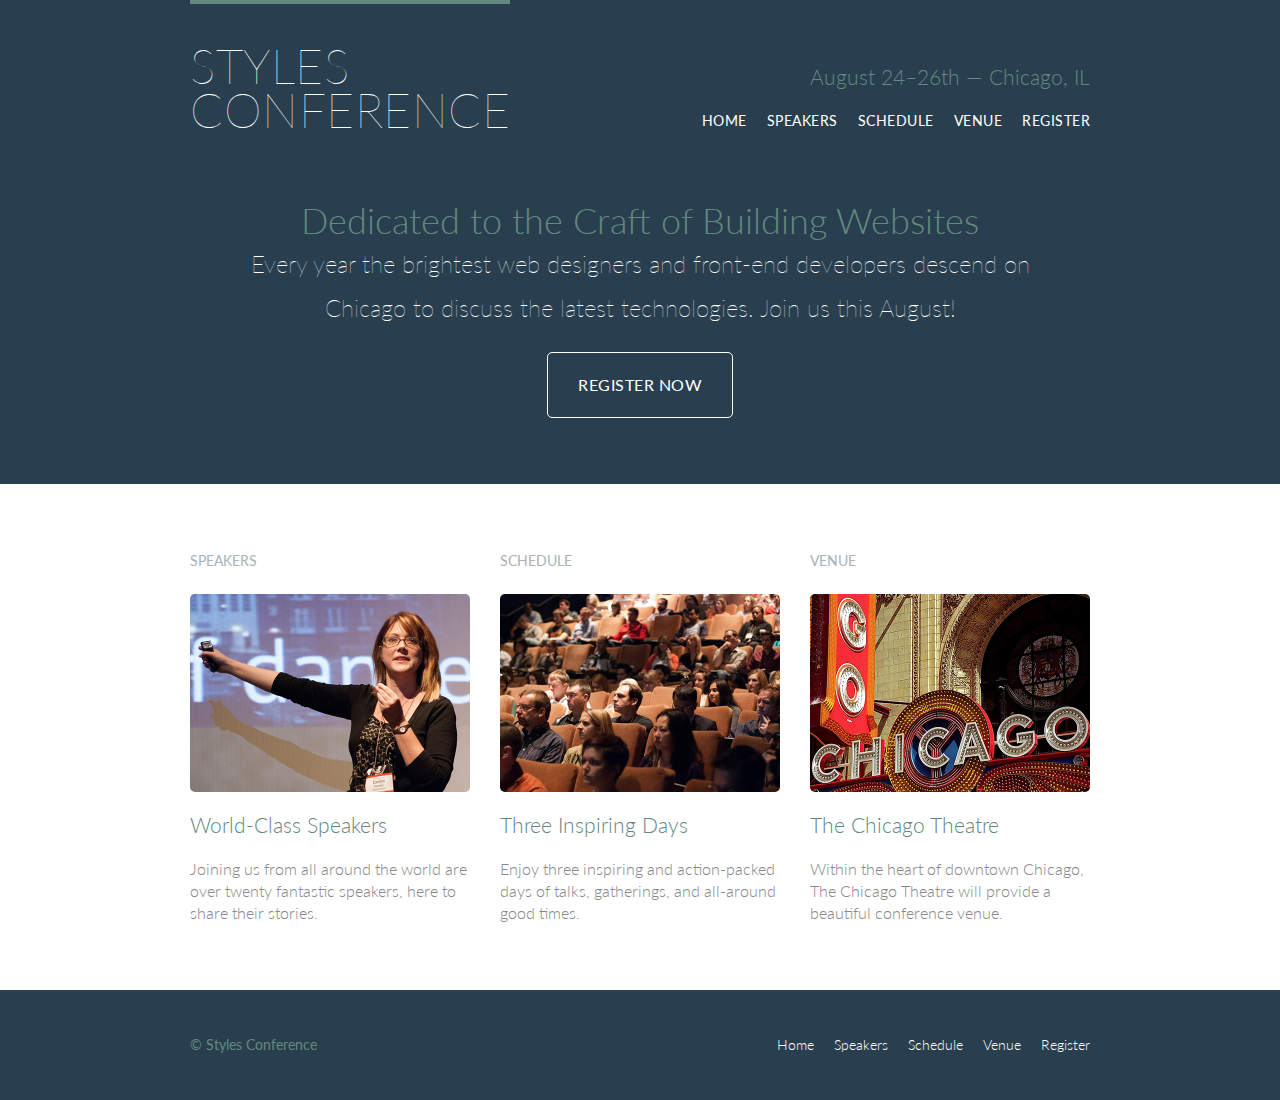
<file: building-your-first-web-page/index.html>
<!DOCTYPE html>
<html lang="en">
    <head>
        <meta charset="utf-8">
        <title>Styles Conference</title>
        <link rel="stylesheet" href="assets/stylesheets/main.css">
        
        <!-- Create link to Google Font "Lato" -->
        <link rel="stylesheet" href="http://fonts.googleapis.com/css?family=Lato:100,300,400">
    </head>
    <body>

        <header class="primary-header container group">
            
            <h1 class="logo">
                <a href="index.html">Styles <br> Conference</a>
            </h1>
            <h3 class="tagline">August 24&ndash;26th &mdash; Chicago, IL</h3>
            
            <nav class="nav primary-nav">
                <ul>
                    <li><a href="index.html">Home</a></li><!--
                    --><li><a href="speakers.html">Speakers</a></li><!--
                    --><li><a href="schedule.html">Schedule</a></li><!--
                    --><li><a href="venue.html">Venue</a></li><!--
                    --><li><a href="register.html">Register</a></li>
                </ul>
            </nav>

        </header>

        <!-- Hero -->
        <section class="hero container">
            <h2>Dedicated to the Craft of Building Websites</h2>
            <p>Every year the brightest web designers and front-end developers descend on Chicago to discuss the latest technologies. Join us this August!</p>
            <a class="btn btn-alt" href="register.html">Register Now</a>

        </section>

        <!--Teasers-->
        <section class="row">
            <div class="grid">

                <!-- Speakers -->
                
                <section class="teaser col-1-3">
                    <h5>Speakers</h5>
                    <a href="speakers.html">
                        <img src="assets/images/home/speakers.jpg" alt="Professional Speaker">
                        <h3>World-Class Speakers</h3>
                    </a>
                    <p>Joining us from all around the world are over twenty fantastic speakers, here to share their stories.</p>
                </section><!--

                    Schedule
                    
                --><section class="teaser col-1-3">
                    <h5>Schedule</h5>
                    <a href="schedule.html">
                        <img src="assets/images/home/schedule.jpg" alt="Audience">
                        <h3>Three Inspiring Days</h3>
                    </a>
                    <p>Enjoy three inspiring and action-packed days of talks, gatherings, and all-around good times.</p>
                </section><!--

                    Venue

                --><section class="teaser col-1-3">
                    <h5>Venue</h5>
                    <a href="venue.html">
                        <img src="assets/images/home/venue.jpg" alt="Chicago Theatre Sign">
                        <h3>The Chicago Theatre</h3>
                    </a>
                    <p>Within the heart of downtown Chicago, The Chicago Theatre will provide a beautiful conference venue.</p>             
                </section>
            </div>
        </section>
        
        <footer class="primary-footer container group">
            <small>&copy; Styles Conference</small>

            <nav class="nav">
                <ul>
                    <li><a href="index.html">Home</a></li><!--
                    --><li><a href="speakers.html">Speakers</a></li><!--
                    --><li><a href="schedule.html">Schedule</a></li><!--
                    --><li><a href="venue.html">Venue</a></li><!--
                    --><li><a href="register.html">Register</a></li>
                </ul>
            </nav>

        </footer>

    </body>
</html>
</file>
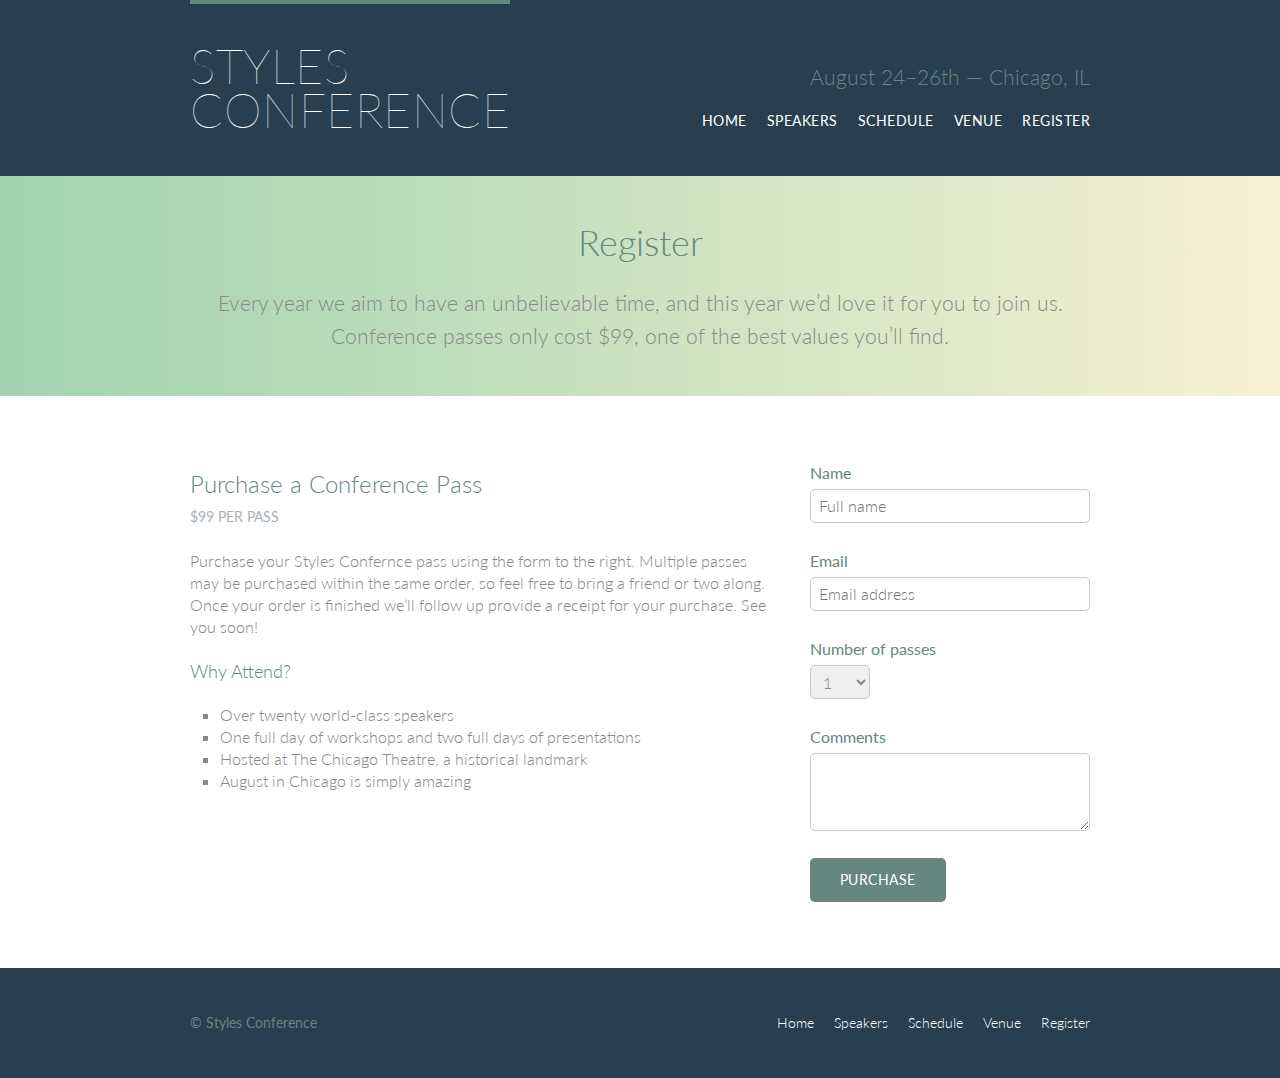
<file: building-your-first-web-page/register.html>
<!DOCTYPE html>
<html lang="en">
    <head>
        <meta charset="utf-8">
        <title>Styles Conference</title>
        <link rel="stylesheet" href="assets/stylesheets/main.css">
        <!-- Create link to Google Font "Lato" -->
        <link rel="stylesheet" href="http://fonts.googleapis.com/css?family=Lato:100,300,400">
    </head>
    <body>

        <header class="primary-header container group">

            <h1 class="logo">
                <a href="index.html">Styles <br> Conference</a>
            </h1>
    	    <h3 class="tagline">August 24&ndash;26th &mdash; Chicago, IL</h3>

            <nav class="nav primary-nav">
                <ul>
                    <li><a href="index.html">Home</a></li><!--
                    --><li><a href="speakers.html">Speakers</a></li><!--
                    --><li><a href="schedule.html">Schedule</a></li><!--
                    --><li><a href="venue.html">Venue</a></li><!--
                    --><li><a href="register.html">Register</a></li>
                </ul>
            </nav>

        </header>

        <section class="row-alt">
            <div class="lead container">

                <h1>Register</h1>

                <p>Every year we aim to have an unbelievable time, and this year 
                    we&#8217;d love it for you to join us. Conference passes only 
                    cost $99, one of the best values you&#8217;ll find.</p>

            </div>
        </section>

        <section class="row">
            <div class="grid">
                <section class="col-2-3">

                    <h2>Purchase a Conference Pass</h2>
                    <h5>$99 per Pass</h5>

                    <p>Purchase your Styles Confernce pass using the form to the right. Multiple 
                        passes may be purchased within the same order, so feel free to bring a 
                        friend or two along. Once your order is finished we&#8217;ll follow up 
                        provide a receipt for your purchase. See you soon!
                    </p>

                    <h4>Why Attend?</h4>

                    <ul class="why-attend">
                        <li>Over twenty world-class speakers</li>
                        <li>One full day of workshops and two full days of presentations</li>
                        <li>Hosted at The Chicago Theatre, a historical landmark</li>
                        <li>August in Chicago is simply amazing</li>
                    </ul>

                </section><!--
                --><form class="col-1-3" action="#" method="POST">

                    <fieldset class="register-group">

                        <label>
                            Name
                            <input type="text" name="name" placeholder="Full name" required>
                        </label>

                        <label>
                            Email
                            <input type="email" name="email" placeholder="Email address" required>
                        </label>

                        <label>
                            Number of passes
                            <select name="quantity" required>
                                <option value="1" selected>1</option>
                                <option value="2">2</option>
                                <option value="3">3</option>
                                <option value="4">4</option>
                                <option value="5">5</option>
                            </select>
                        </label>

                        <label>
                            Comments
                            <textarea name="comments"></textarea>
                        </label>

                    </fieldset>

                    <input class="btn btn-default" type="submit" name="submit" value="Purchase">

                </form>
            </div>
        </section>

        

        <footer class="primary-footer container group">
            <small>&copy; Styles Conference</small>

            <nav class="nav">
                <ul>
                    <li><a href="index.html">Home</a></li><!--
                    --><li><a href="speakers.html">Speakers</a></li><!--
                    --><li><a href="schedule.html">Schedule</a></li><!--
                    --><li><a href="venue.html">Venue</a></li><!--
                    --><li><a href="register.html">Register</a></li>
                </ul>
            </nav>

        </footer>

    </body>
</html>
</file>
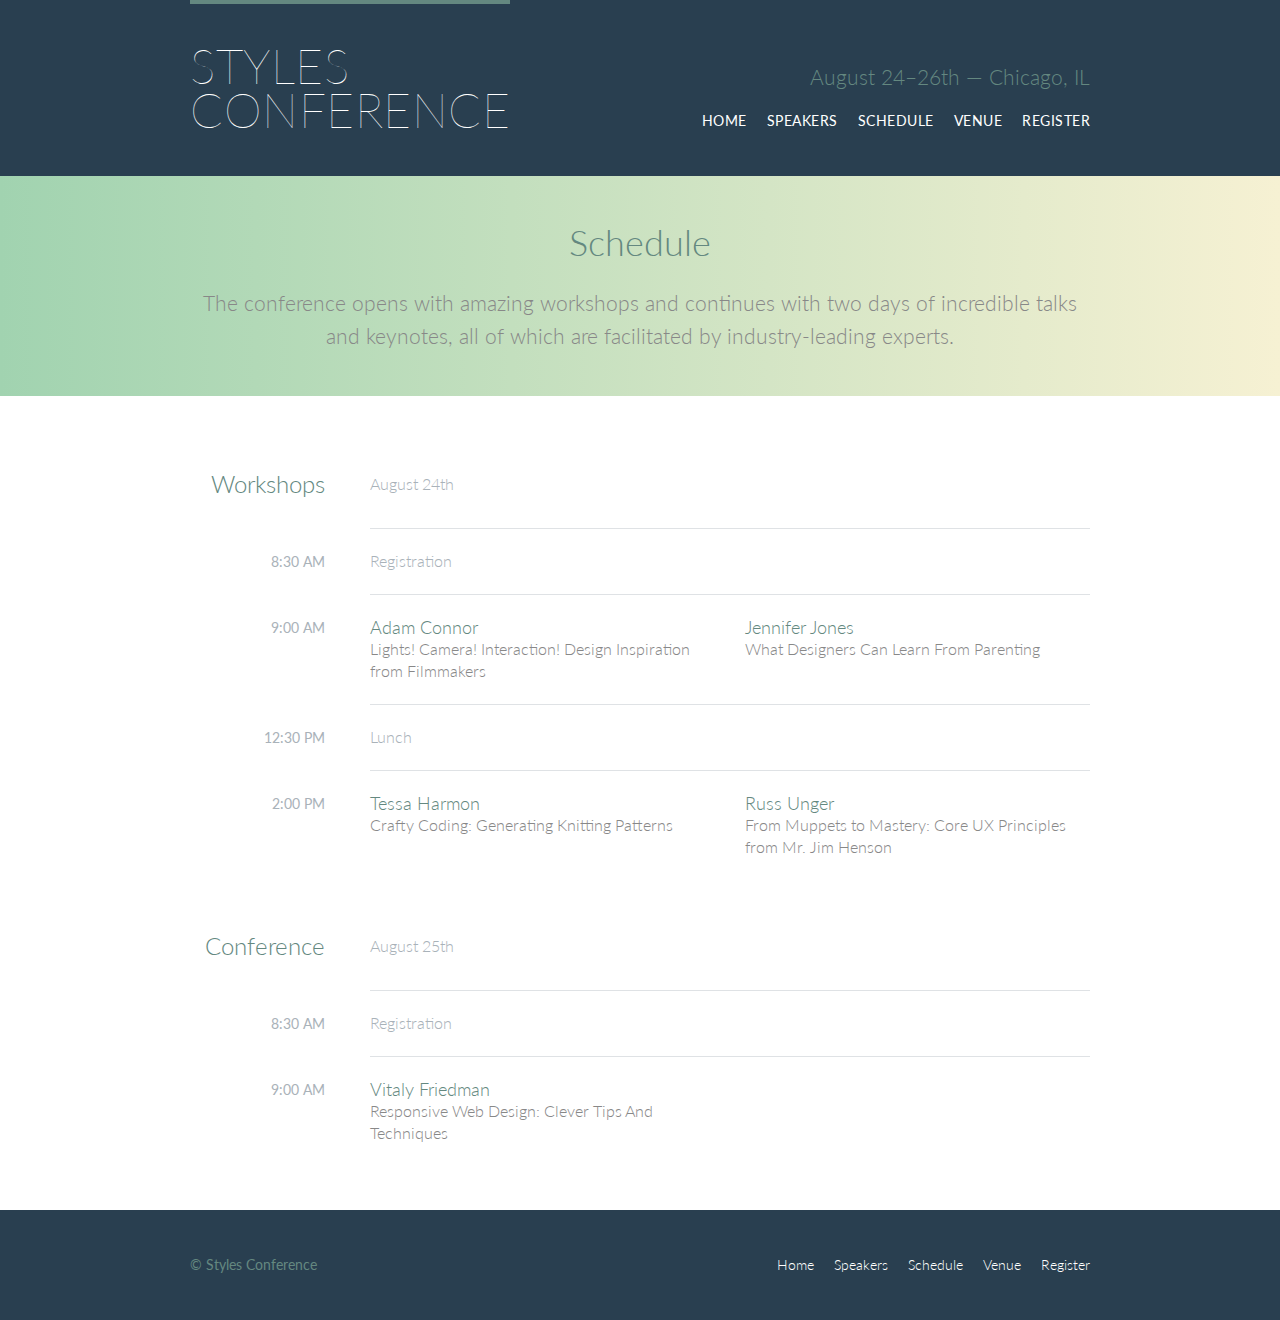
<file: building-your-first-web-page/schedule.html>
<!DOCTYPE html>
<html lang="en">
    <head>
        <meta charset="utf-8">
        <title>Styles Conference</title>
        <link rel="stylesheet" href="assets/stylesheets/main.css">
        <!-- Create link to Google Font "Lato" -->
        <link rel="stylesheet" href="http://fonts.googleapis.com/css?family=Lato:100,300,400">
    </head>
    <body>

        <header class="primary-header container group">
            
            <h1 class="logo">
                <a href="index.html">Styles <br> Conference</a>
            </h1>
    	    <h3 class="tagline">August 24&ndash;26th &mdash; Chicago, IL</h3>

            <nav class="nav primary-nav">
                <ul>
                    <li><a href="index.html">Home</a></li><!--
                    --><li><a href="speakers.html">Speakers</a></li><!--
                    --><li><a href="schedule.html">Schedule</a></li><!--
                    --><li><a href="venue.html">Venue</a></li><!--
                    --><li><a href="register.html">Register</a></li>
                </ul>
            </nav>

        </header>

        <section class="row-alt">
            <div class="lead container">
    
                <h1>Schedule</h1>

                <p>The conference opens with amazing workshops and continues with two days of 
                    incredible talks and keynotes, all of which are facilitated by 
                    industry-leading experts.
                </p>
                    
            </div>
        </section>

        <section class="row">
            <div class="container"> <!-- Since not using col-based classes, will use 'container' class instead of 'grid' class-->

                <table>
                    <thead>
                        <tr>
                            <th scope="row">
                                Workshops
                            </th>
                            <td class="schedule-offset" colspan="2">
                                August 24th
                            </td>
                        </tr>
                    </thead>
                    <tbody>
                        <tr>
                            <th scope="row">
                                <time datetime="08:30:00">8:30 AM</time>
                            </th>
                            <td class="schedule-offset" colspan="2">
                                Registration
                            </td>
                        </tr>
                        <tr>
                            <th scope="row">
                                <time datetime="09:00:00">9:00 AM</time>
                            </th>
                            <td>
                                <a href="speakers.html#adam-connor">
                                    <h4>Adam Connor</h4>
                                    Lights! Camera! Interaction! Design Inspiration from Filmmakers
                                </a>
                            </td>
                            <td>
                                <a href="speakers.html#jennifer-jones">
                                    <h4>Jennifer Jones</h4>
                                    What Designers Can Learn From Parenting
                                </a>
                            </td>
                        </tr>
                        <tr>
                            <th scope="row">
                                <time datetime="12:30:00">12:30 PM</time>
                            </th>
                            <td class="schedule-offset" colspan="2">
                                Lunch
                            </td>
                        </tr>
                        <tr>
                            <th scope="row">
                                <time datetime="14:00">2:00 PM</time>
                            </th>
                            <td>
                                <a href="speakers.html#tessa-harmon">
                                    <h4>Tessa Harmon</h4>
                                    Crafty Coding: Generating Knitting Patterns
                                </a>
                            </td>
                            <td>
                                <a href="speakers.html#russ-unger">
                                    <h4>Russ Unger</h4>
                                    From Muppets to Mastery: Core UX Principles from Mr. Jim Henson
                                </a>
                            </td>
                        </tr>
                    </tbody>
                </table>

                <table>
                    <thead>
                        <tr>
                            <th scope="row">
                                Conference
                            </th>
                            <td class="schedule-offset" colspan="2">
                                August 25th
                            </td>
                        </tr>
                    </thead>
                    <tbody>
                        <tr>
                            <th scope="row">
                                <time datetime="08:30:00">8:30 AM</time>
                            </th>
                            <td class="schedule-offset" colspan="2">
                                Registration
                            </td>
                        </tr>
                        <tr>
                            <th scope="row">
                                <time datetime="09:00:00">9:00 AM</time>
                            </th>
                            <td>
                                <a href="speakers.html#vitaly-friedman">
                                    <h4>Vitaly Friedman</h4>
                                    Responsive Web Design: Clever Tips And Techniques
                                </a>
                            </td>
                            <td>
                                <a href="#">
                                    <h4></h4>
                                    
                                </a>
                            </td>
                        </tr>
                    </tbody>
                </table>


            </div>
        </section>

        

        <footer class="primary-footer container group">
            <small>&copy; Styles Conference</small>

            <nav class="nav">
                <ul>
                    <li><a href="index.html">Home</a></li><!--
                    --><li><a href="speakers.html">Speakers</a></li><!--
                    --><li><a href="schedule.html">Schedule</a></li><!--
                    --><li><a href="venue.html">Venue</a></li><!--
                    --><li><a href="register.html">Register</a></li>
                </ul>
            </nav>

        </footer>

    </body>
</html>
</file>
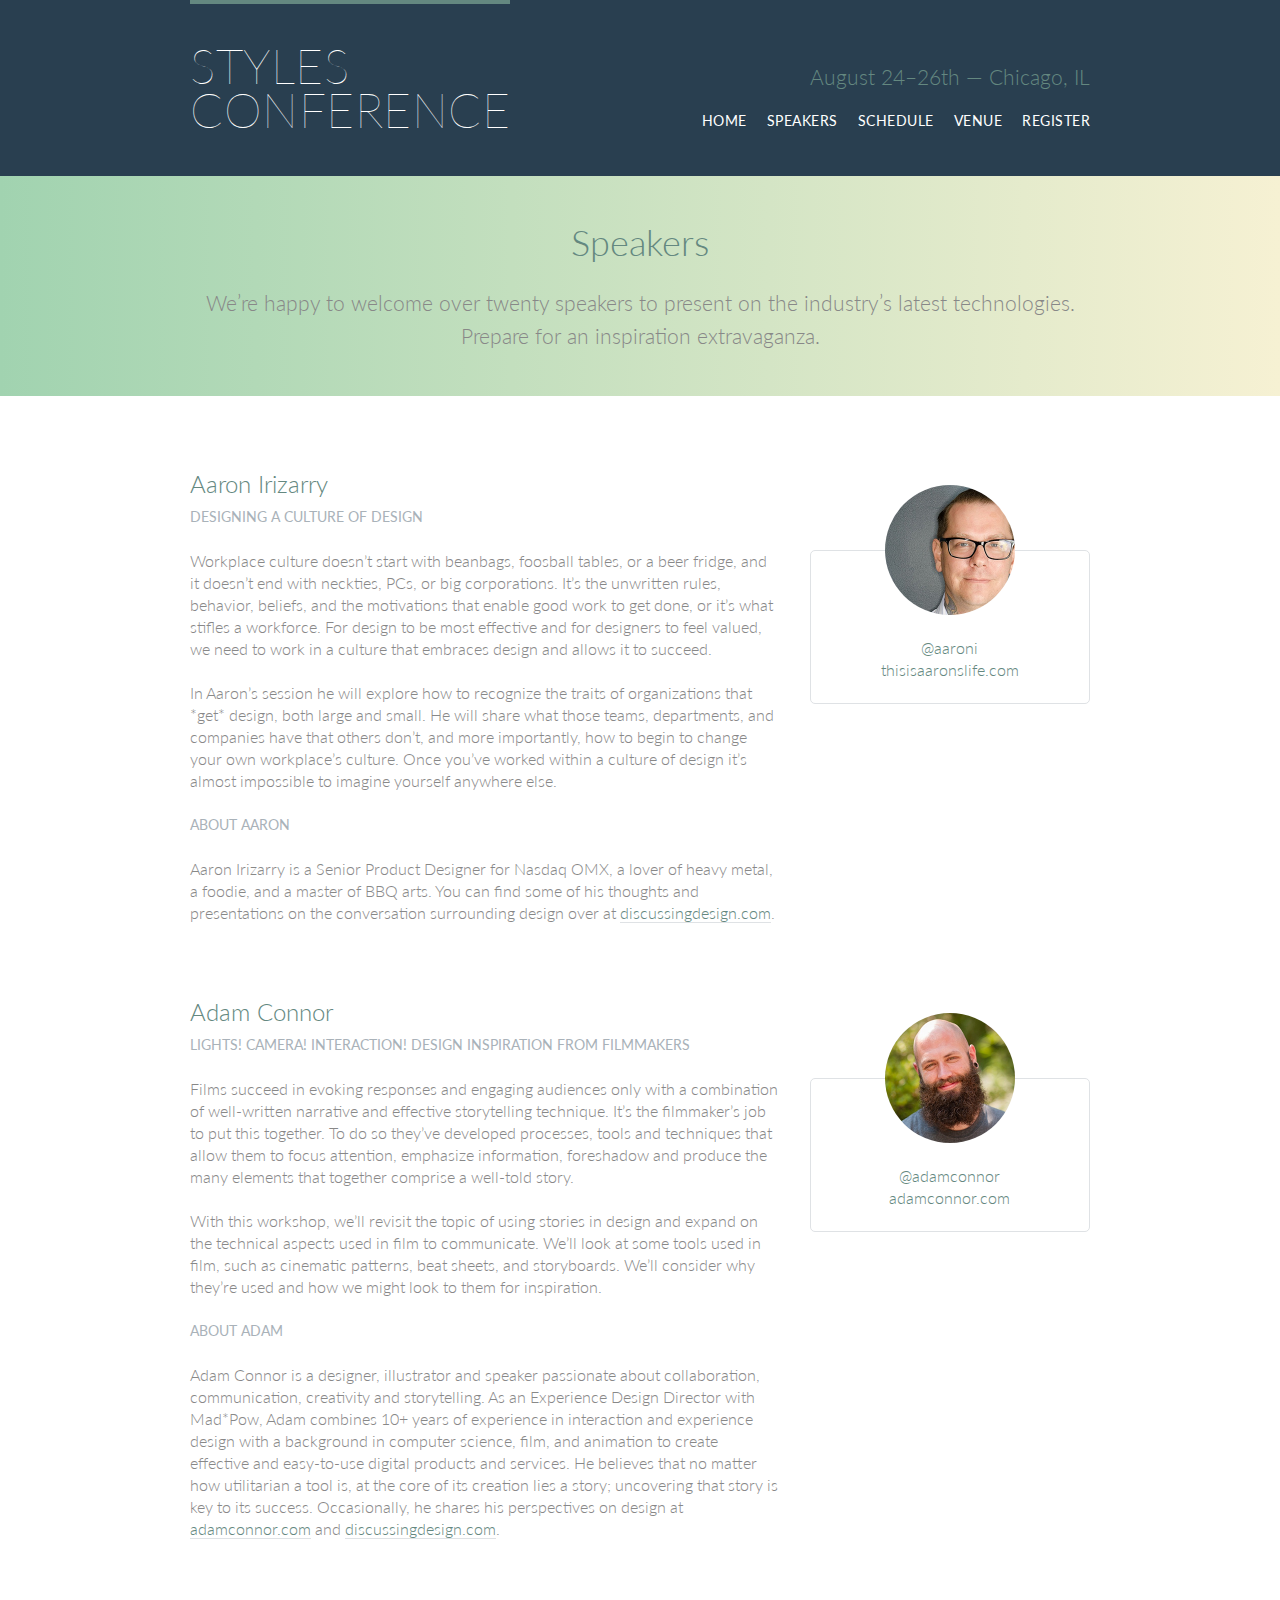
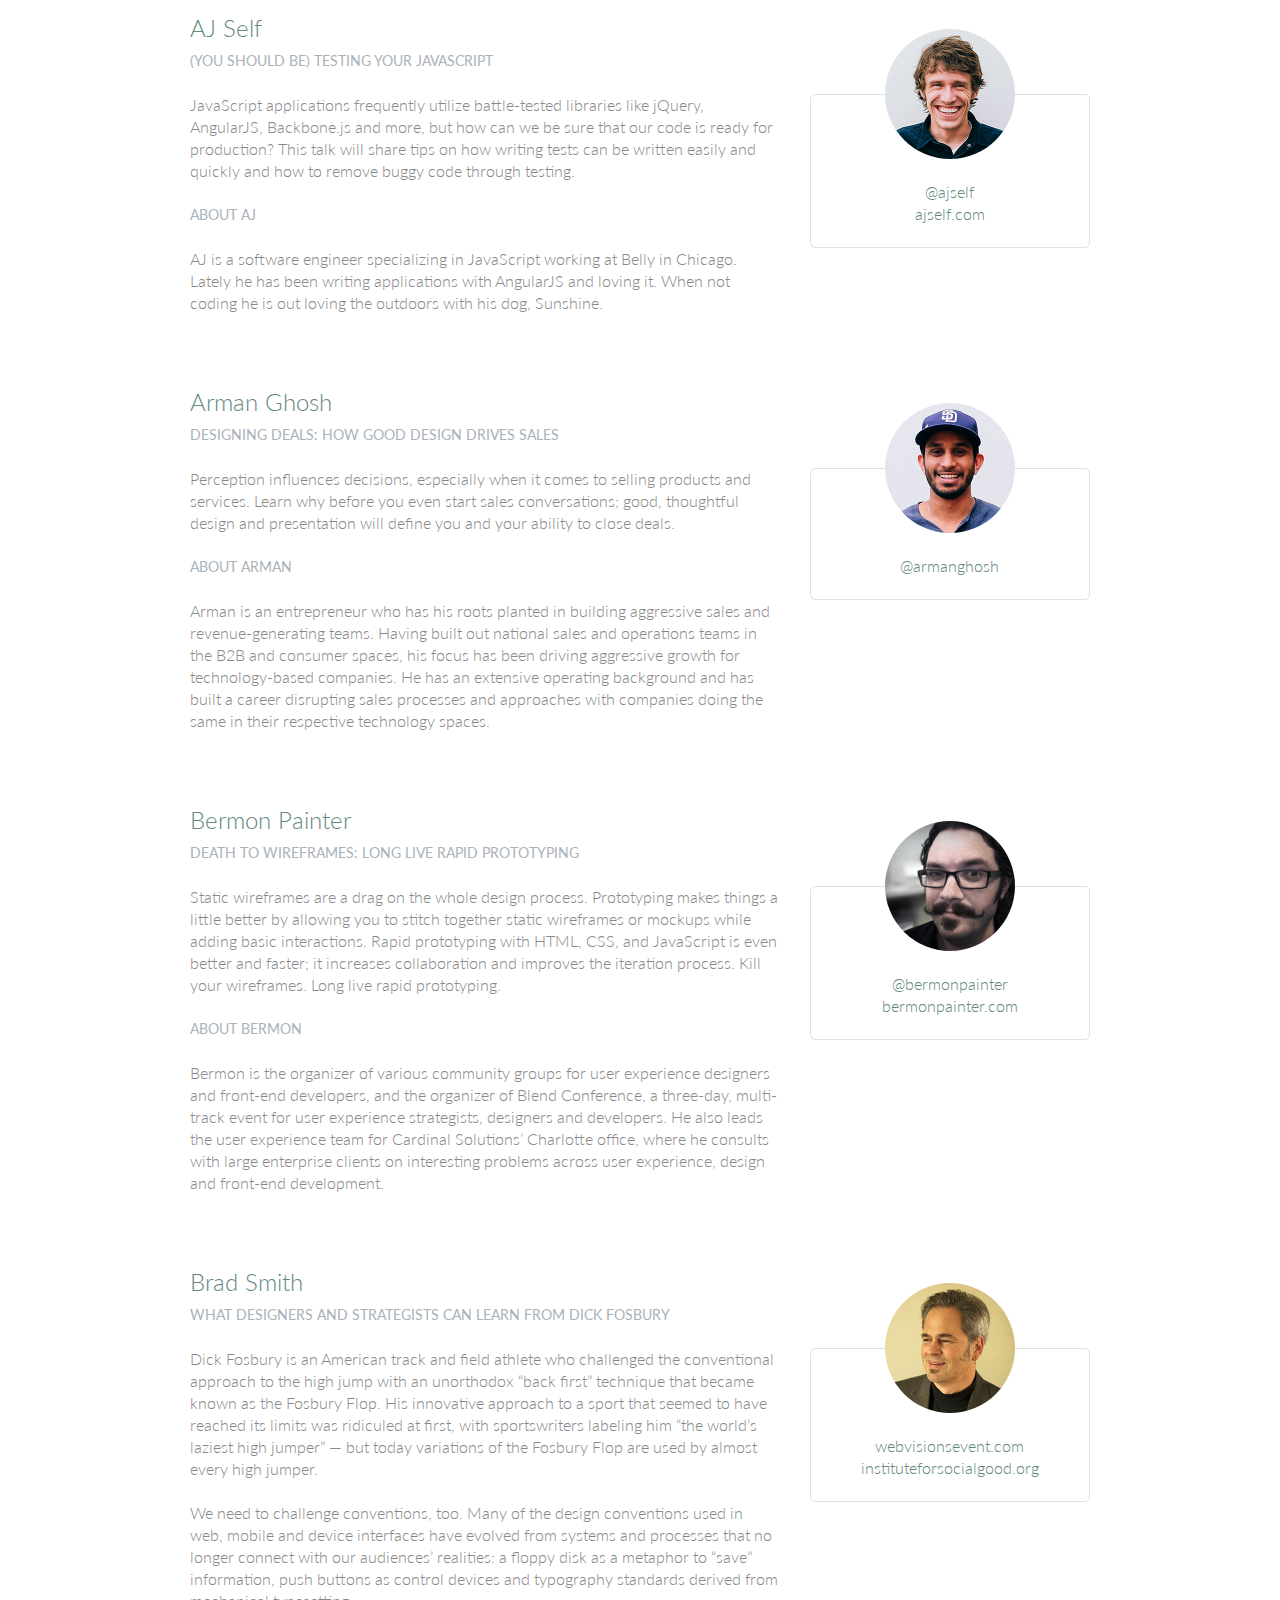
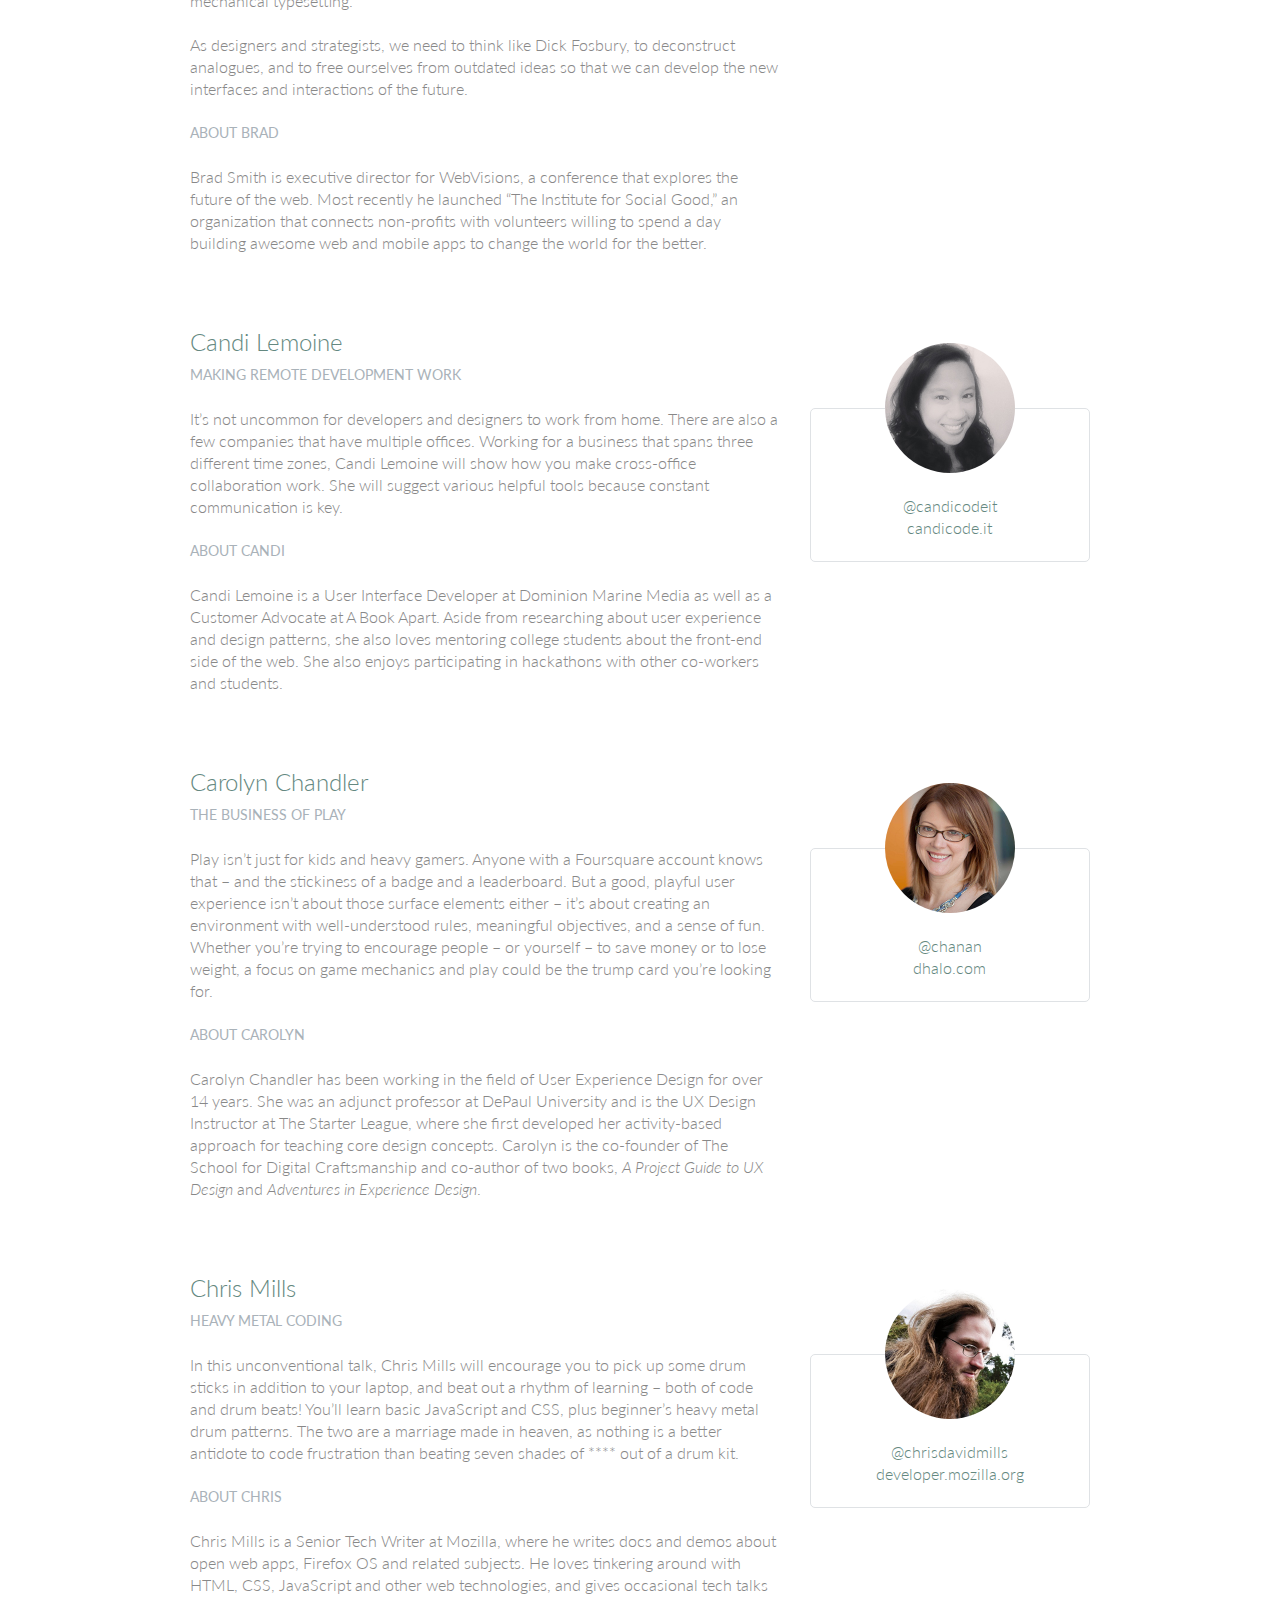
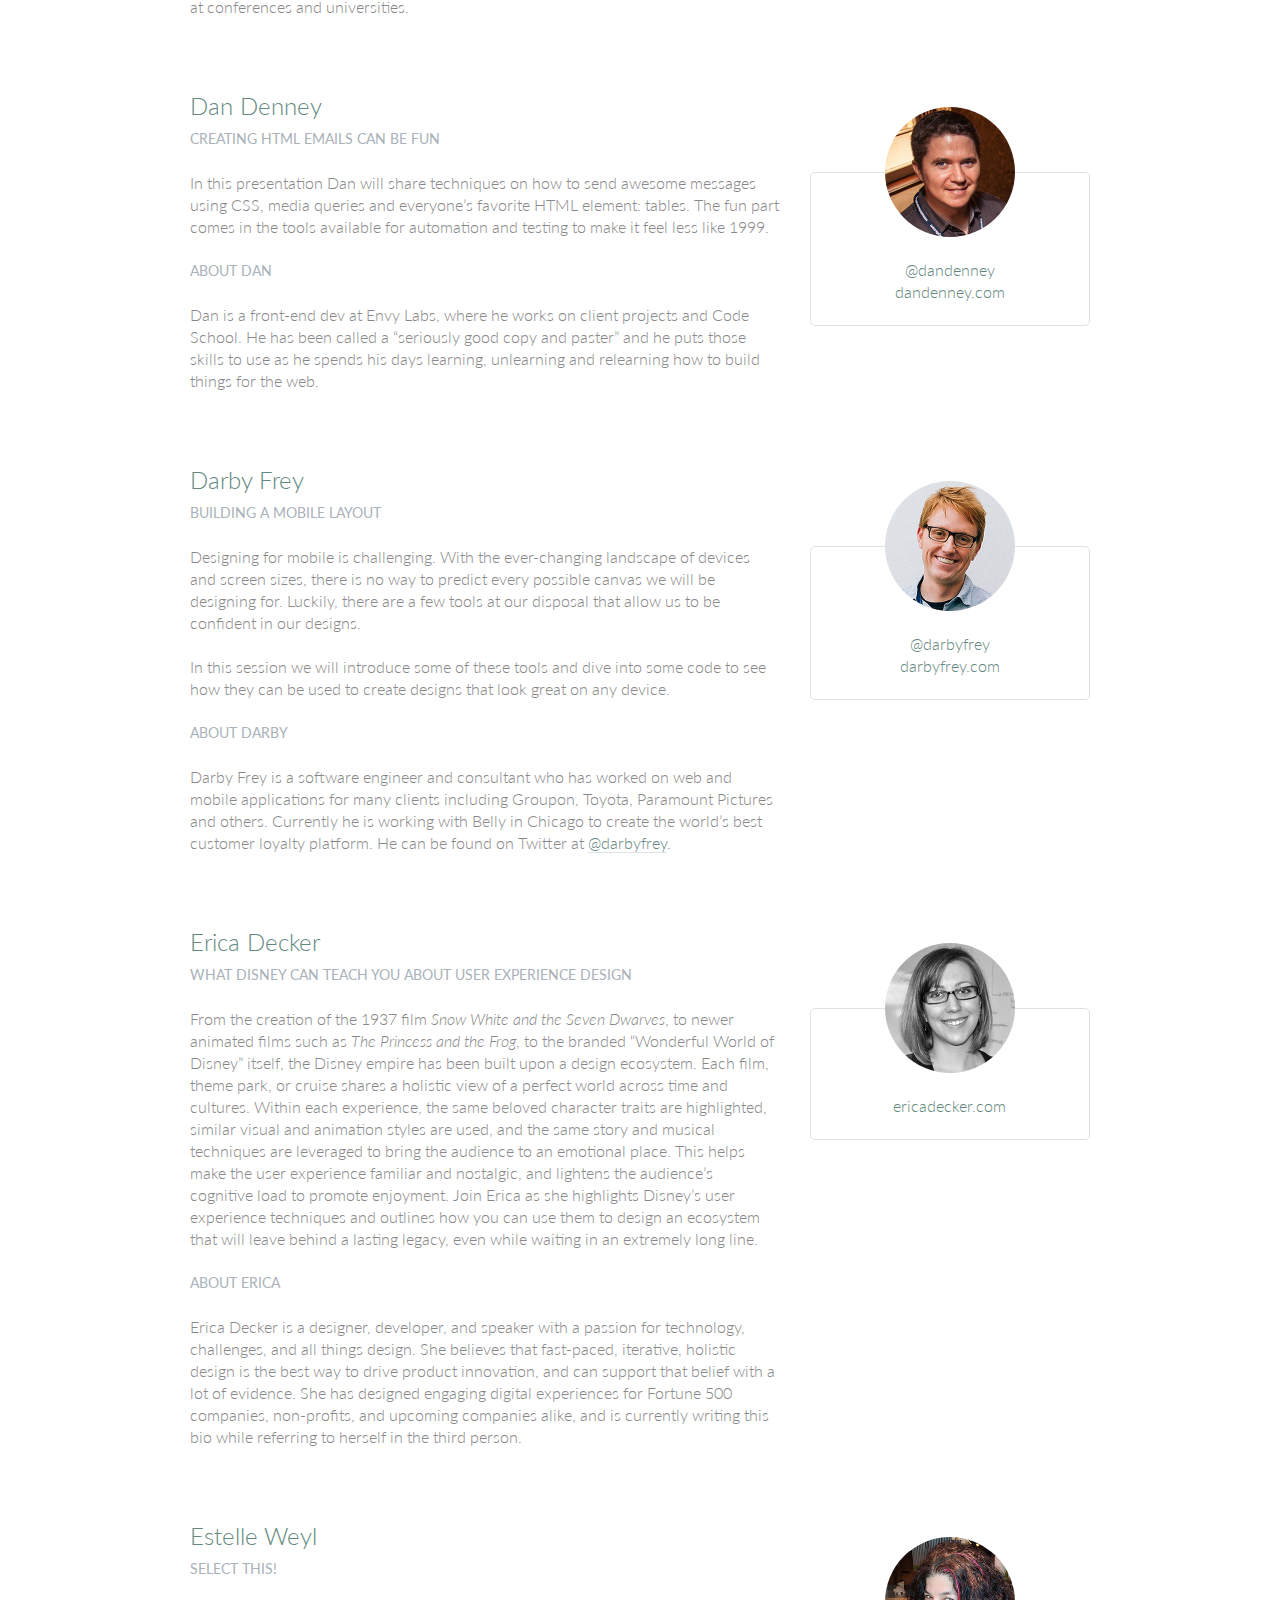
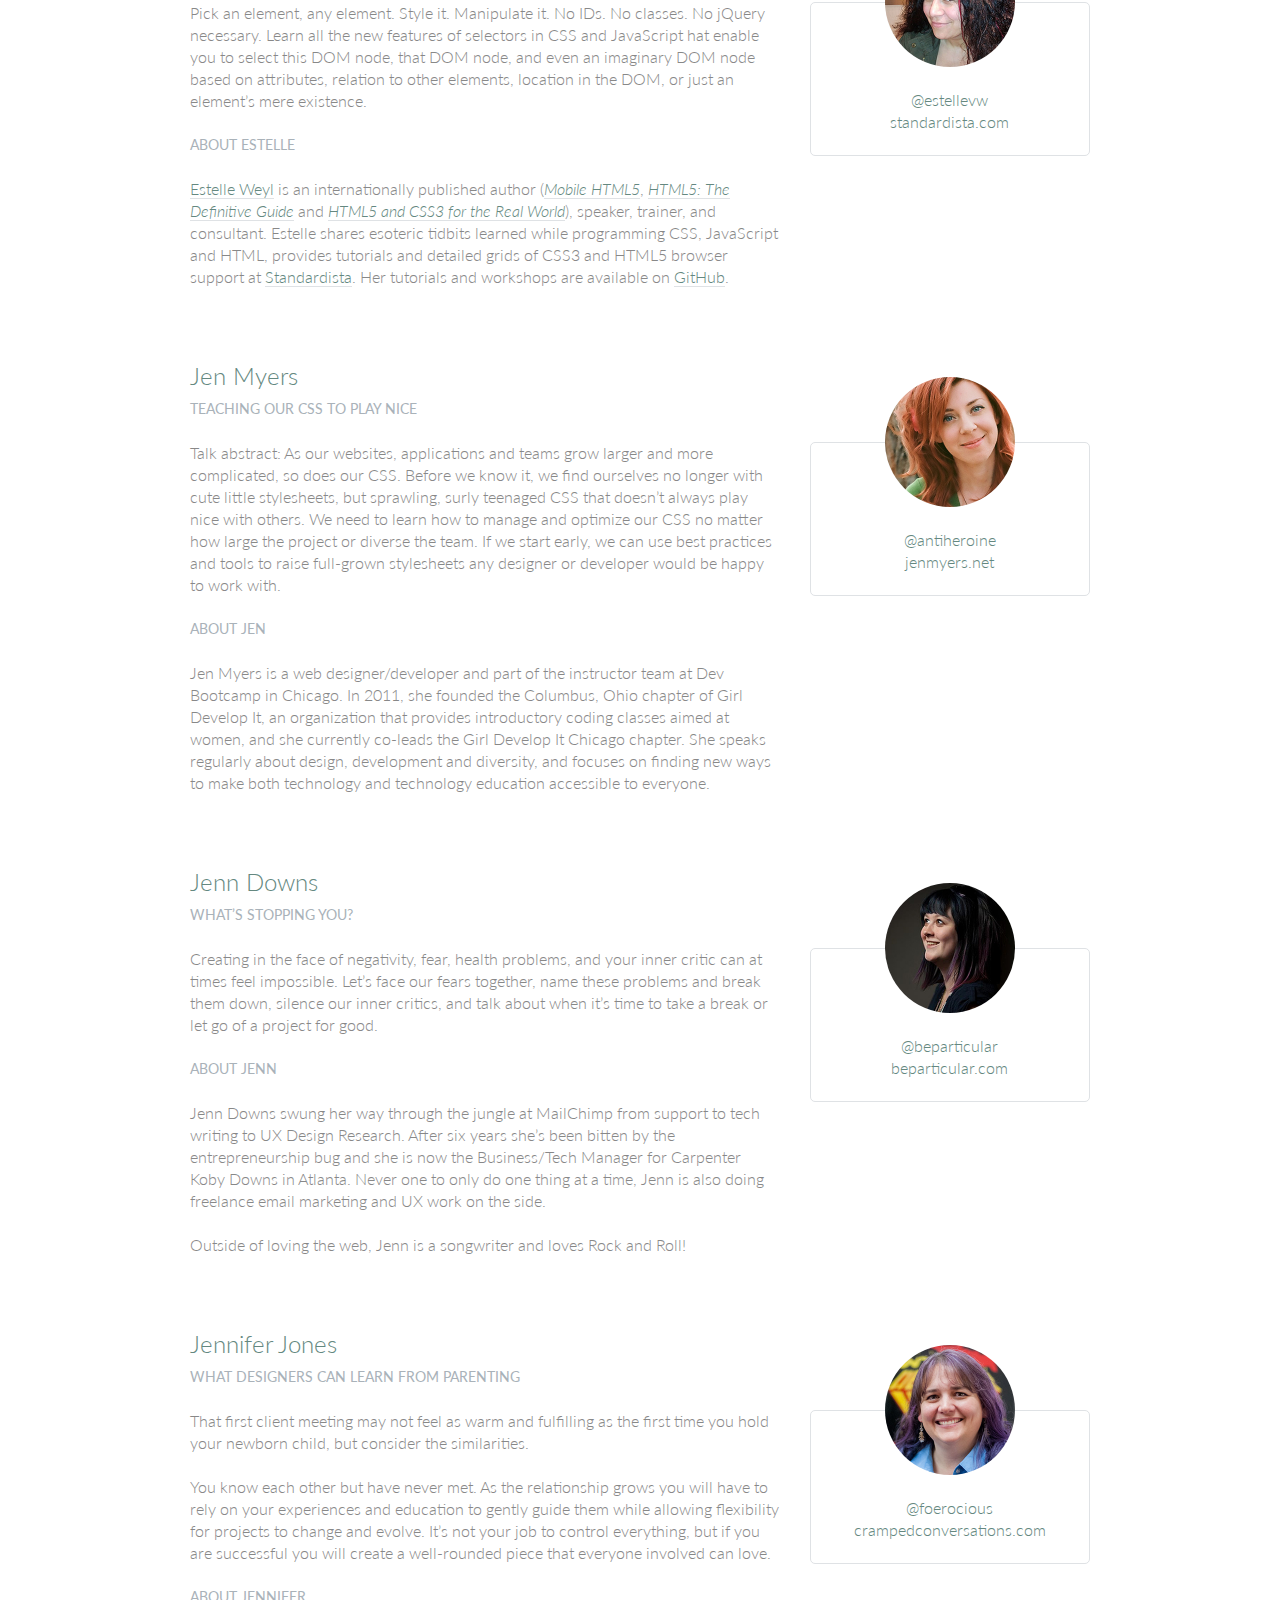
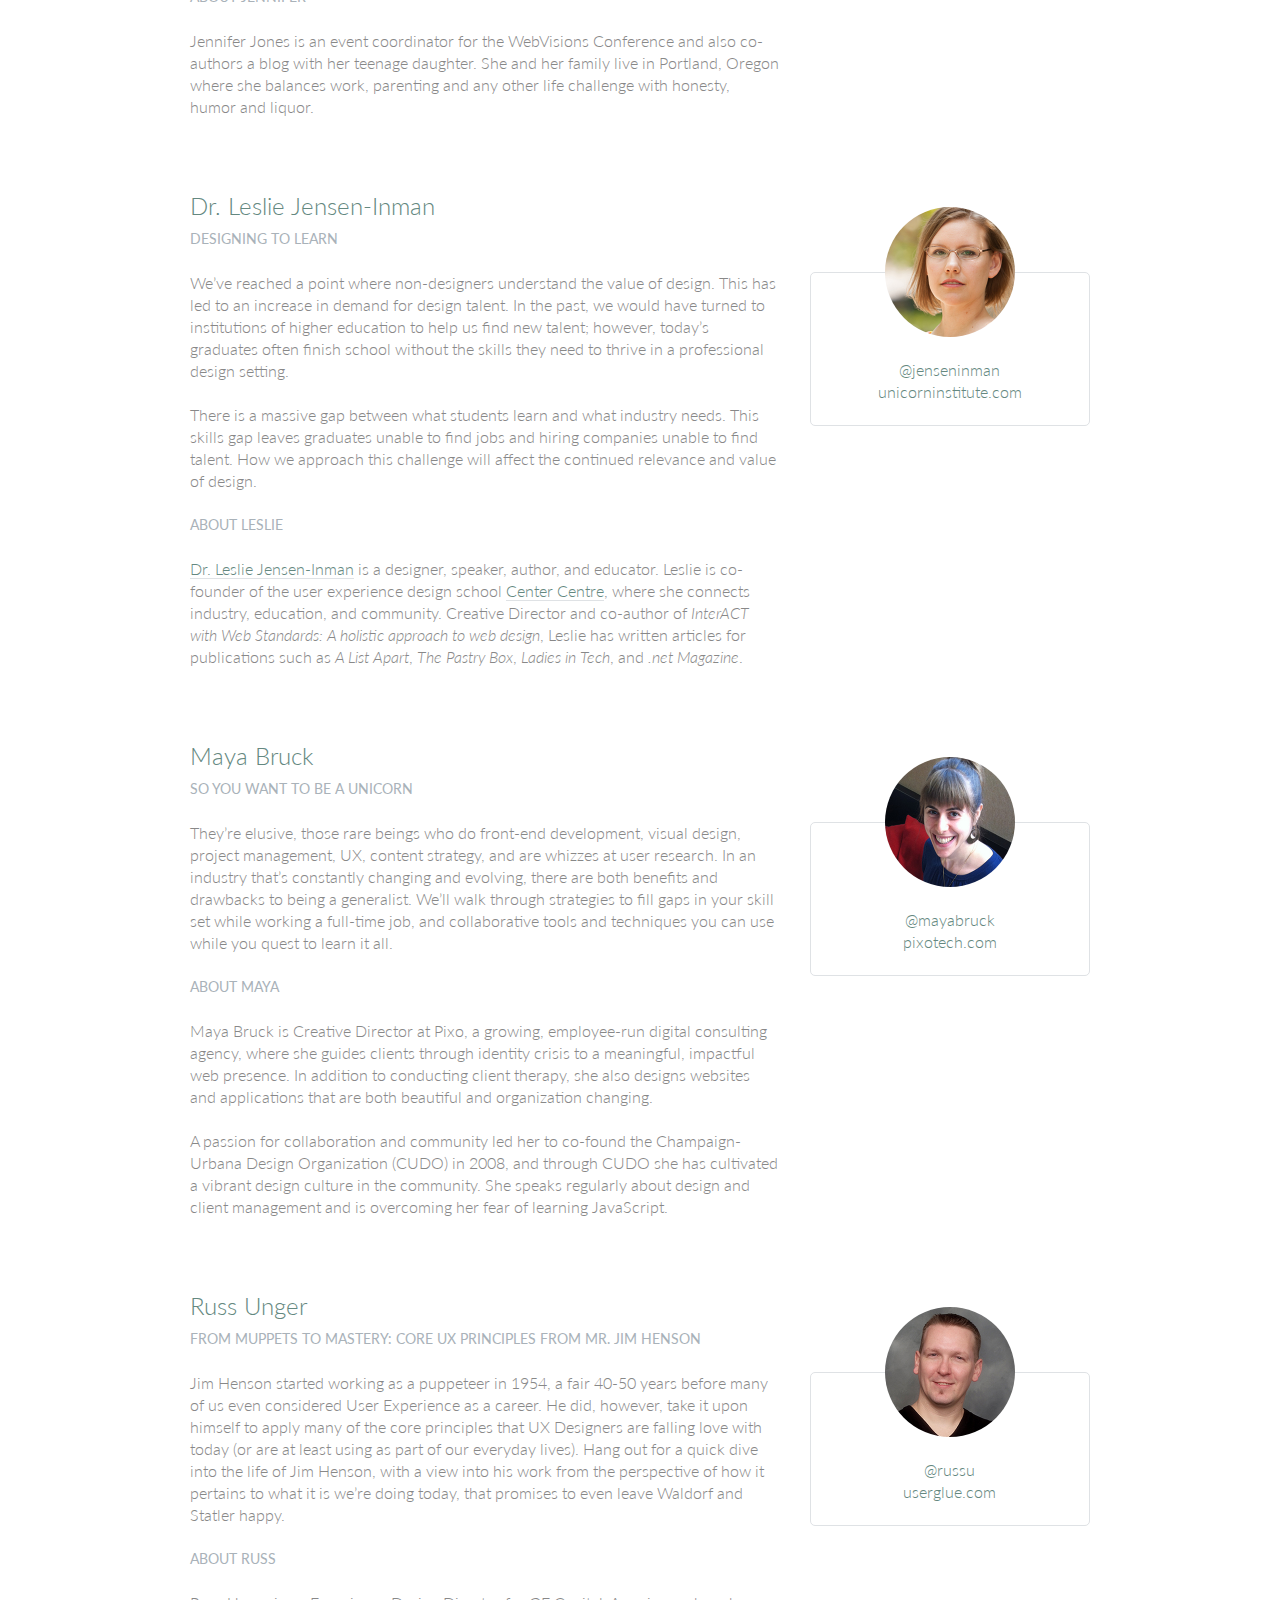
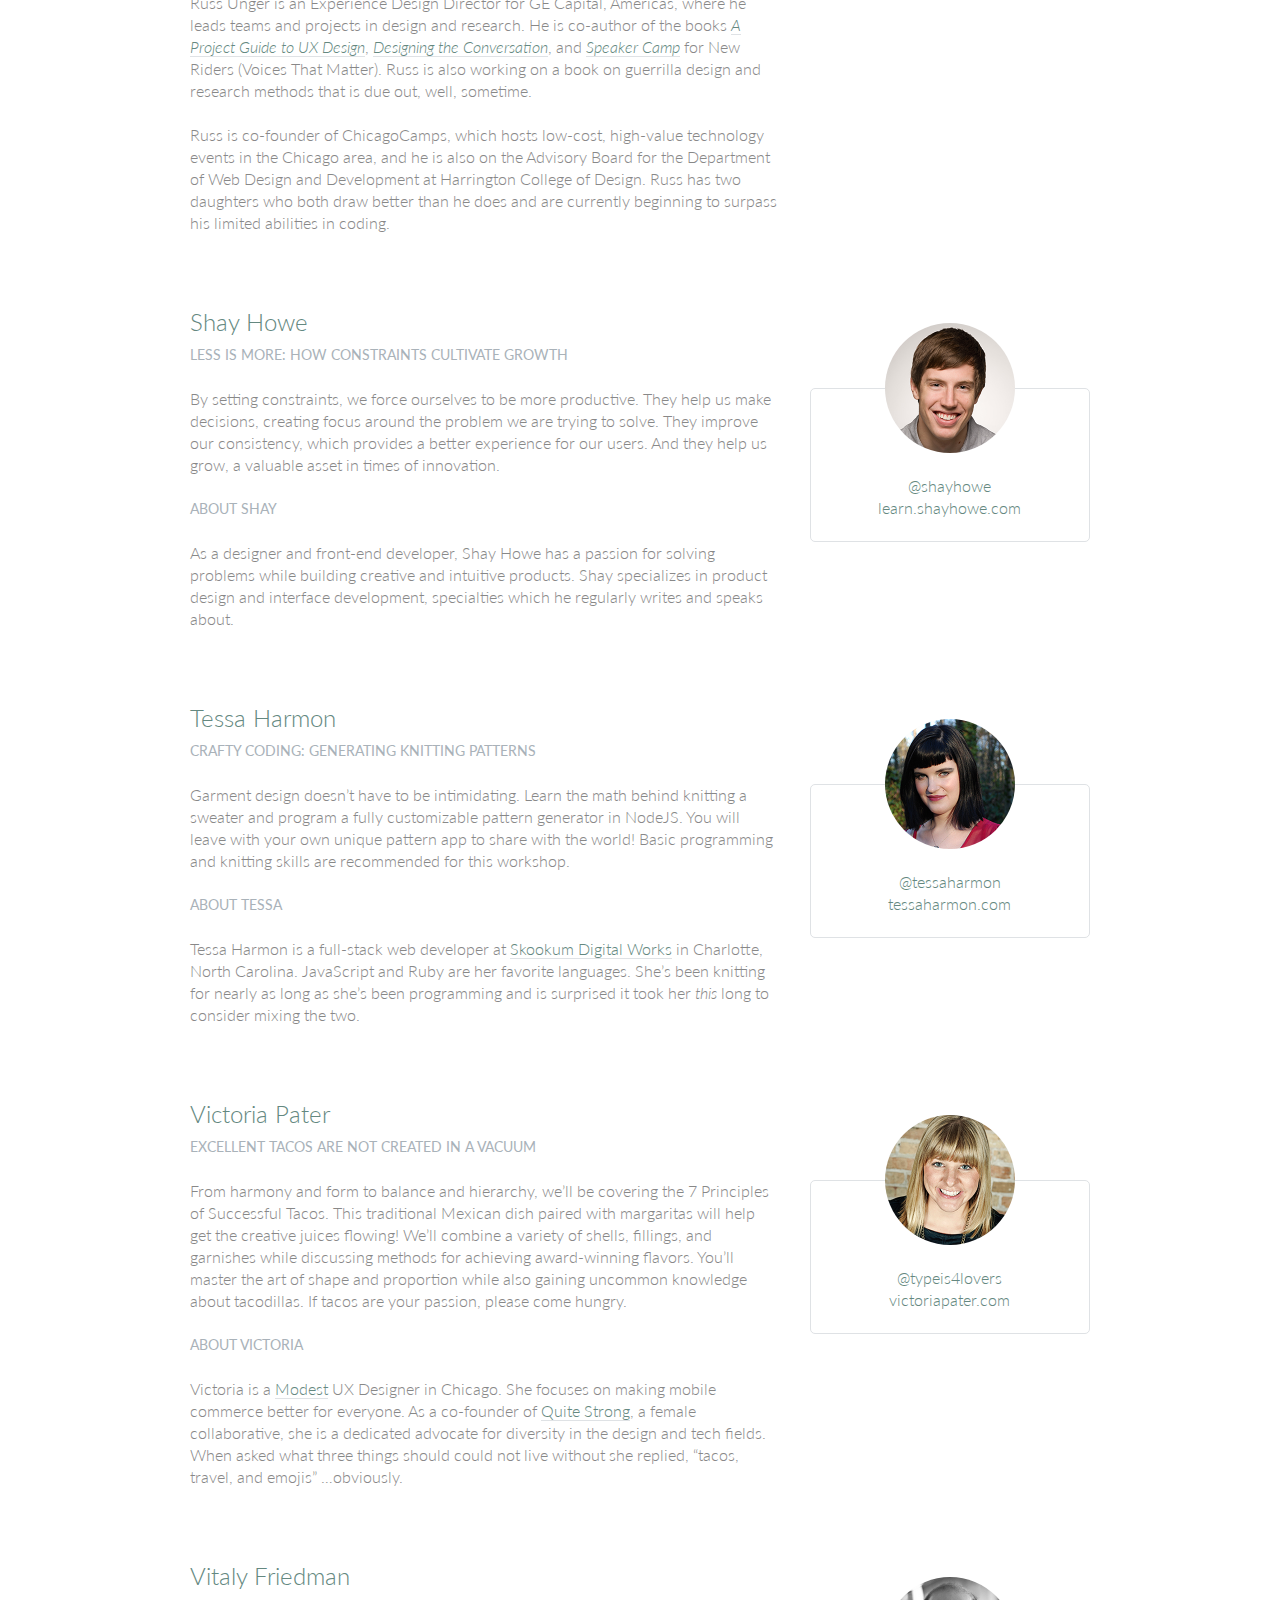
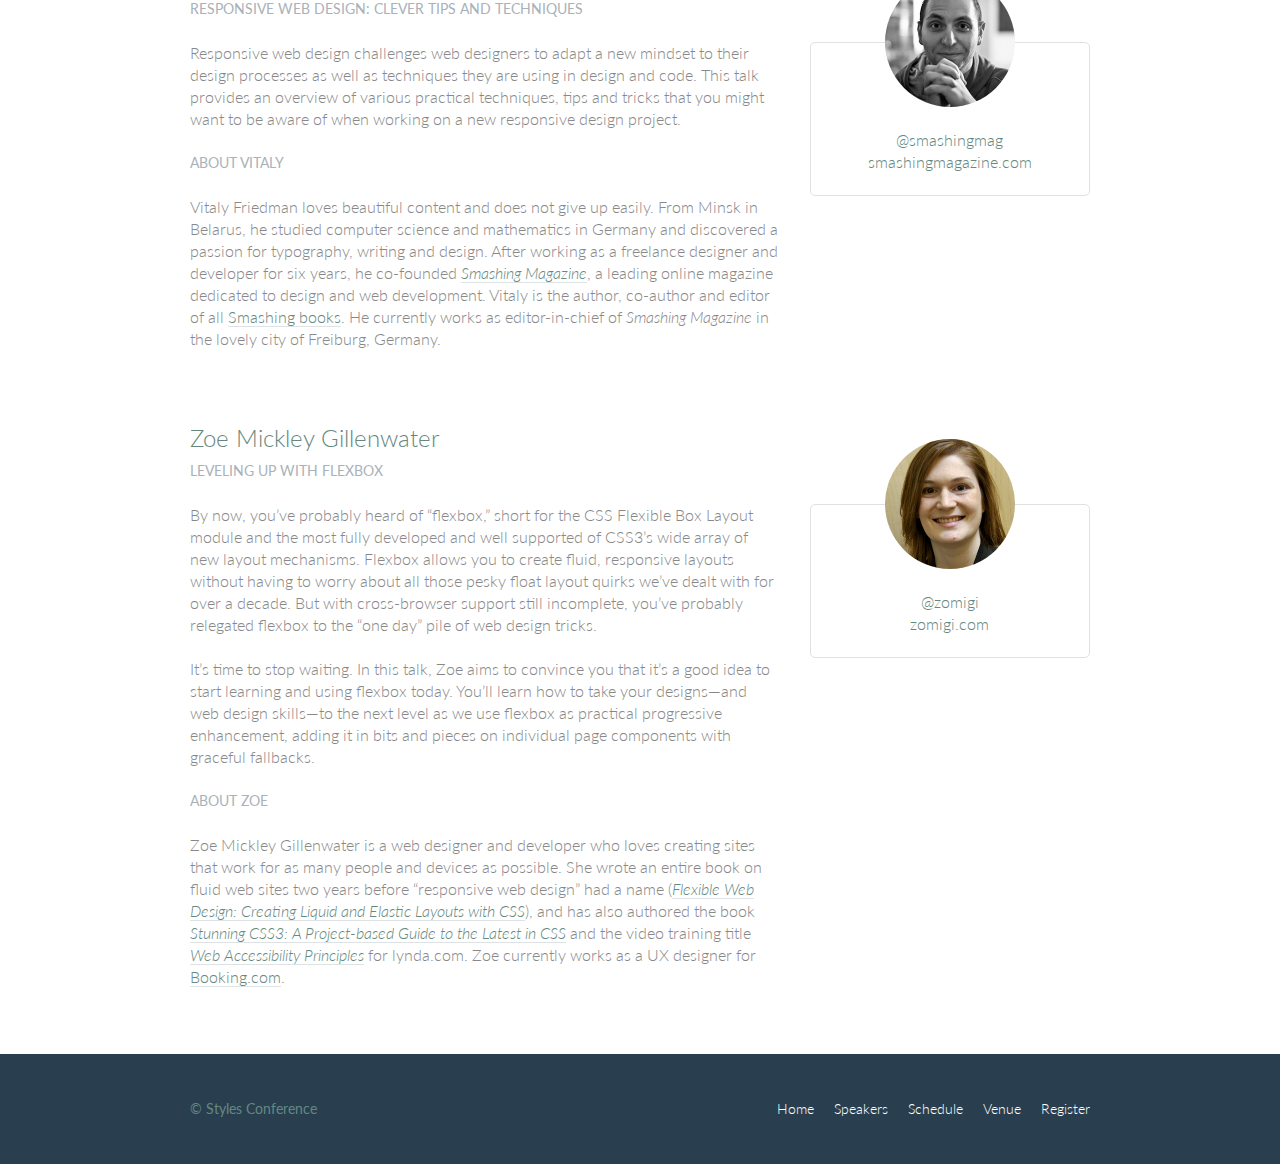
<file: building-your-first-web-page/speakers.html>
<!DOCTYPE html>
<html lang="en">

  <head>
    <meta charset="utf-8">
    <title>Speakers - Styles Conference</title>
    <link rel="stylesheet" href="assets/stylesheets/main.css">
    <link rel="stylesheet" href="http://fonts.googleapis.com/css?family=Lato:100,300,400">
  </head>

  <body>

    <!-- Header -->

    <header class="primary-header container group">

      <h1 class="logo">
        <a href="index.html">Styles <br> Conference</a>
      </h1>

      <h3 class="tagline">August 24&ndash;26th &mdash; Chicago, IL</h3>

      <nav class="nav primary-nav">
        <ul>
          <li><a href="index.html">Home</a></li><!--
          --><li><a href="speakers.html">Speakers</a></li><!--
          --><li><a href="schedule.html">Schedule</a></li><!--
          --><li><a href="venue.html">Venue</a></li><!--
          --><li><a href="register.html">Register</a></li>
        </ul>
      </nav>

    </header>

    <!-- Lead -->

    <section class="row-alt">
      <div class="lead container">

        <h1>Speakers</h1>

        <p>We&#8217;re happy to welcome over twenty speakers to present on the industry&#8217;s latest technologies. Prepare for an inspiration extravaganza.</p>

      </div>
    </section>

    <!-- Main content -->

    <section class="row">
      <div class="grid">

        <!-- Aaron Irizarry -->

        <section class="speaker" id="aaron-irizarry">

          <div class="col-2-3">

            <h2>Aaron Irizarry</h2>
            <h5>Designing a Culture of Design</h5>

            <p>Workplace culture doesn&#8217;t start with beanbags, foosball tables, or a beer fridge, and it doesn&#8217;t end with neckties, PCs, or big corporations. It&#8217;s the unwritten rules, behavior, beliefs, and the motivations that enable good work to get done, or it&#8217;s what stifles a workforce. For design to be most effective and for designers to feel valued, we need to work in a culture that embraces design and allows it to succeed.</p>

            <p>In Aaron&#8217;s session he will explore how to recognize the traits of organizations that *get* design, both large and small. He will share what those teams, departments, and companies have that others don&#8217;t, and more importantly, how to begin to change your own workplace&#8217;s culture. Once you&#8217;ve worked within a culture of design it&#8217;s almost impossible to imagine yourself anywhere else.</p>

            <h5>About Aaron</h5>

            <p>Aaron Irizarry is a Senior Product Designer for Nasdaq OMX, a lover of heavy metal, a foodie, and a master of BBQ arts. You can find some of his thoughts and presentations on the conversation surrounding design over at <a href="http://www.discussingdesign.com/">discussingdesign.com</a>.</p>

          </div><!--

          --><aside class="col-1-3">
            <div class="speaker-info">

              <img src="assets/images/speakers/aaron-irizarry.jpg" alt="Aaron Irizarry">

              <ul>
                <li><a href="https://twitter.com/aaroni">@aaroni</a></li>
                <li><a href="http://www.thisisaaronslife.com/">thisisaaronslife.com</a></li>
              </ul>

            </div>
          </aside>

        </section>

        <!-- Adam Connor -->

        <section class="speaker" id="adam-connor">

          <div class="col-2-3">

            <h2>Adam Connor</h2>
            <h5>Lights! Camera! Interaction! Design Inspiration from Filmmakers</h5>

            <p>Films succeed in evoking responses and engaging audiences only with a combination of well-written narrative and effective storytelling technique. It&#8217;s the filmmaker&#8217;s job to put this together. To do so they&#8217;ve developed processes, tools and techniques that allow them to focus attention, emphasize information, foreshadow and produce the many elements that together comprise a well-told story.</p>

            <p>With this workshop, we&#8217;ll revisit the topic of using stories in design and expand on the technical aspects used in film to communicate. We&#8217;ll look at some tools used in film, such as cinematic patterns, beat sheets, and storyboards. We&#8217;ll consider why they&#8217;re used and how we might look to them for inspiration.</p>

            <h5>About Adam</h5>

            <p>Adam Connor is a designer, illustrator and speaker passionate about collaboration, communication, creativity and storytelling. As an Experience Design Director with Mad*Pow, Adam combines 10+ years of experience in interaction and experience design with a background in computer science, film, and animation to create effective and easy-to-use digital products and services. He believes that no matter how utilitarian a tool is, at the core of its creation lies a story; uncovering that story is key to its success. Occasionally, he shares his perspectives on design at <a href="http://adamconnor.com/">adamconnor.com</a> and <a href="http://www.discussingdesign.com/">discussingdesign.com</a>.</p>

          </div><!--

          --><aside class="col-1-3">
            <div class="speaker-info">

              <img src="assets/images/speakers/adam-connor.jpg" alt="Adam Connor">

              <ul>
                <li><a href="https://twitter.com/adamconnor">@adamconnor</a></li>
                <li><a href="http://adamconnor.com/">adamconnor.com</a></li>
              </ul>

            </div>
          </aside>

        </section>

        <!-- AJ Self -->

        <section class="speaker" id="aj-self">

          <div class="col-2-3">

            <h2>AJ Self</h2>
            <h5>(You Should Be) Testing Your JavaScript</h5>

            <p>JavaScript applications frequently utilize battle-tested libraries like jQuery, AngularJS, Backbone.js and more, but how can we be sure that our code is ready for production? This talk will share tips on how writing tests can be written easily and quickly and how to remove buggy code through testing.</p>

            <h5>About AJ</h5>

            <p>AJ is a software engineer specializing in JavaScript working at Belly in Chicago. Lately he has been writing applications with AngularJS and loving it. When not coding he is out loving the outdoors with his dog, Sunshine.</p>

          </div><!--

          --><aside class="col-1-3">
            <div class="speaker-info">

              <img src="assets/images/speakers/aj-self.jpg" alt="AJ Self">

              <ul>
                <li><a href="https://twitter.com/ajself">@ajself</a></li>
                <li><a href="http://www.ajself.com/">ajself.com</a></li>
              </ul>

            </div>
          </aside>

        </section>

        <!-- Arman Ghosh -->

        <section class="speaker" id="arman-ghosh">

          <div class="col-2-3">

            <h2>Arman Ghosh</h2>
            <h5>Designing Deals: How Good Design Drives Sales</h5>

            <p>Perception influences decisions, especially when it comes to selling products and services. Learn why before you even start sales conversations; good, thoughtful design and presentation will define you and your ability to close deals.</p>

            <h5>About Arman</h5>

            <p>Arman is an entrepreneur who has his roots planted in building aggressive sales and revenue-generating teams. Having built out national sales and operations teams in the B2B and consumer spaces, his focus has been driving aggressive growth for technology-based companies. He has an extensive operating background and has built a career disrupting sales processes and approaches with companies doing the same in their respective technology spaces.</p>

          </div><!--

          --><aside class="col-1-3">
            <div class="speaker-info">

              <img src="assets/images/speakers/arman-ghosh.jpg" alt="Arman Ghosh">

              <ul>
                <li><a href="https://twitter.com/armanghosh">@armanghosh</a></li>
              </ul>

            </div>
          </aside>

        </section>

        <!-- Bermon Painter -->

        <section class="speaker" id="bermon-painter">

          <div class="col-2-3">

            <h2>Bermon Painter</h2>
            <h5>Death to Wireframes: Long Live Rapid Prototyping</h5>

            <p>Static wireframes are a drag on the whole design process. Prototyping makes things a little better by allowing you to stitch together static wireframes or mockups while adding basic interactions. Rapid prototyping with HTML, CSS, and JavaScript is even better and faster; it increases collaboration and improves the iteration process. Kill your wireframes. Long live rapid prototyping.</p>

            <h5>About Bermon</h5>

            <p>Bermon is the organizer of various community groups for user experience designers and front-end developers, and the organizer of Blend Conference, a three-day, multi-track event for user experience strategists, designers and developers. He also leads the user experience team for Cardinal Solutions&#8217; Charlotte office, where he consults with large enterprise clients on interesting problems across user experience, design and front-end development.</p>

          </div><!--

          --><aside class="col-1-3">
            <div class="speaker-info">

              <img src="assets/images/speakers/bermon-painter.jpg" alt="Bermon Painter">

              <ul>
                <li><a href="https://twitter.com/bermonpainter">@bermonpainter</a></li>
                <li><a href="http://bermonpainter.com/">bermonpainter.com</a></li>
              </ul>

            </div>
          </aside>

        </section>

        <!-- Brad Smith -->

        <section class="speaker" id="brad-smith">

          <div class="col-2-3">

            <h2>Brad Smith</h2>
            <h5>What Designers and Strategists Can Learn from Dick Fosbury</h5>

            <p>Dick Fosbury is an American track and field athlete who challenged the conventional approach to the high jump with an unorthodox &#8220;back first&#8221; technique that became known as the Fosbury Flop. His innovative approach to a sport that seemed to have reached its limits was ridiculed at first, with sportswriters labeling him &#8220;the world&#8217;s laziest high jumper&#8221; &#8212; but today variations of the Fosbury Flop are used by almost every high jumper.</p>

            <p>We need to challenge conventions, too. Many of the design conventions used in web, mobile and device interfaces have evolved from systems and processes that no longer connect with our audiences&#8217; realities: a floppy disk as a metaphor to &#8220;save&#8221; information, push buttons as control devices and typography standards derived from mechanical typesetting.</p>

            <p>As designers and strategists, we need to think like Dick Fosbury, to deconstruct analogues, and to free ourselves from outdated ideas so that we can develop the new interfaces and interactions of the future.</p>

            <h5>About Brad</h5>

            <p>Brad Smith is executive director for WebVisions, a conference that explores the future of the web. Most recently he launched &#8220;The Institute for Social Good,&#8221; an organization that connects non-profits with volunteers willing to spend a day building awesome web and mobile apps to change the world for the better.</p>

          </div><!--

          --><aside class="col-1-3">
            <div class="speaker-info">

              <img src="assets/images/speakers/brad-smith.jpg" alt="Brad Smith">

              <ul>
                <li><a href="http://www.webvisionsevent.com/">webvisionsevent.com</a></li>
                <li><a href="http://www.instituteforsocialgood.org/">instituteforsocialgood.org</a></li>
              </ul>

            </div>
          </aside>

        </section>

        <!-- Candi Lemoine -->

        <section class="speaker" id="candi-lemoine">

          <div class="col-2-3">

            <h2>Candi Lemoine</h2>
            <h5>Making Remote Development Work</h5>

            <p>It&#8217;s not uncommon for developers and designers to work from home. There are also a few companies that have multiple offices. Working for a business that spans three different time zones, Candi Lemoine will show how you make cross-office collaboration work. She will suggest various helpful tools because constant communication is key.</p>

            <h5>About Candi</h5>

            <p>Candi Lemoine is a User Interface Developer at Dominion Marine Media as well as a Customer Advocate at A Book Apart. Aside from researching about user experience and design patterns, she also loves mentoring college students about the front-end side of the web. She also enjoys participating in hackathons with other co-workers and students.</p>

          </div><!--

          --><aside class="col-1-3">
            <div class="speaker-info">

              <img src="assets/images/speakers/candi-lemoine.jpg" alt="Candi Lemoine">

              <ul>
                <li><a href="https://twitter.com/candicodeit">@candicodeit</a></li>
                <li><a href="http://candicode.it/">candicode.it</a></li>
              </ul>

            </div>
          </aside>

        </section>

        <!-- Carolyn Chandler -->

        <section class="speaker" id="carolyn-chandler">

          <div class="col-2-3">

            <h2>Carolyn Chandler</h2>
            <h5>The Business of Play</h5>

            <p>Play isn&#8217;t just for kids and heavy gamers. Anyone with a Foursquare account knows that &#8211; and the stickiness of a badge and a leaderboard. But a good, playful user experience isn&#8217;t about those surface elements either &#8211; it&#8217;s about creating an environment with well-understood rules, meaningful objectives, and a sense of fun. Whether you&#8217;re trying to encourage people &#8211; or yourself &#8211; to save money or to lose weight, a focus on game mechanics and play could be the trump card you&#8217;re looking for.</p>

            <h5>About Carolyn</h5>

            <p>Carolyn Chandler has been working in the field of User Experience Design for over 14 years. She was an adjunct professor at DePaul University and is the UX Design Instructor at The Starter League, where she first developed her activity-based approach for teaching core design concepts. Carolyn is the co-founder of The School for Digital Craftsmanship and co-author of two books, <cite>A Project Guide to UX Design</cite> and <cite>Adventures in Experience Design</cite>.</p>

          </div><!--

          --><aside class="col-1-3">
            <div class="speaker-info">

              <img src="assets/images/speakers/carolyn-chandler.jpg" alt="Carolyn Chandler">

              <ul>
                <li><a href="https://twitter.com/chanan">@chanan</a></li>
                <li><a href="http://www.dhalo.com/">dhalo.com</a></li>
              </ul>

            </div>
          </aside>

        </section>

        <!-- Chris Mills -->

        <section class="speaker" id="chris-mills">

          <div class="col-2-3">

            <h2>Chris Mills</h2>
            <h5>Heavy Metal Coding</h5>

            <p>In this unconventional talk, Chris Mills will encourage you to pick up some drum sticks in addition to your laptop, and beat out a rhythm of learning &#8211; both of code and drum beats! You&#8217;ll learn basic JavaScript and CSS, plus beginner&#8217;s heavy metal drum patterns. The two are a marriage made in heaven, as nothing is a better antidote to code frustration than beating seven shades of **** out of a drum kit.</p>

            <h5>About Chris</h5>

            <p>Chris Mills is a Senior Tech Writer at Mozilla, where he writes docs and demos about open web apps, Firefox OS and related subjects. He loves tinkering around with HTML, CSS, JavaScript and other web technologies, and gives occasional tech talks at conferences and universities.</p>

          </div><!--

          --><aside class="col-1-3">
            <div class="speaker-info">

              <img src="assets/images/speakers/chris-mills.jpg" alt="Chris Mills">

              <ul>
                <li><a href="https://twitter.com/chrisdavidmills">@chrisdavidmills</a></li>
                <li><a href="https://developer.mozilla.org/">developer.mozilla.org</a></li>
              </ul>

            </div>
          </aside>

        </section>

        <!-- Dan Denney -->

        <section class="speaker" id="dan-denney">

          <div class="col-2-3">

            <h2>Dan Denney</h2>
            <h5>Creating HTML Emails Can Be Fun</h5>

            <p>In this presentation Dan will share techniques on how to send awesome messages using CSS, media queries and everyone&#8217;s favorite HTML element: tables. The fun part comes in the tools available for automation and testing to make it feel less like 1999.</p>

            <h5>About Dan</h5>

            <p>Dan is a front-end dev at Envy Labs, where he works on client projects and Code School. He has been called a &#8220;seriously good copy and paster&#8221; and he puts those skills to use as he spends his days learning, unlearning and relearning how to build things for the web.</p>

          </div><!--

          --><aside class="col-1-3">
            <div class="speaker-info">

              <img src="assets/images/speakers/dan-denney.jpg" alt="Dan Denney">

              <ul>
                <li><a href="https://twitter.com/dandenney">@dandenney</a></li>
                <li><a href="http://dandenney.com/">dandenney.com</a></li>
              </ul>

            </div>
          </aside>

        </section>

        <!-- Darby Frey -->

        <section class="speaker" id="darby-frey">

          <div class="col-2-3">

            <h2>Darby Frey</h2>
            <h5>Building a Mobile Layout</h5>

            <p>Designing for mobile is challenging. With the ever-changing landscape of devices and screen sizes, there is no way to predict every possible canvas we will be designing for. Luckily, there are a few tools at our disposal that allow us to be confident in our designs.</p>

            <p>In this session we will introduce some of these tools and dive into some code to see how they can be used to create designs that look great on any device.</p>

            <h5>About Darby</h5>

            <p>Darby Frey is a software engineer and consultant who has worked on web and mobile applications for many clients including Groupon, Toyota, Paramount Pictures and others. Currently he is working with Belly in Chicago to create the world&#8217;s best customer loyalty platform. He can be found on Twitter at <a href="https://twitter.com/darbyfrey">@darbyfrey</a>.</p>

          </div><!--

          --><aside class="col-1-3">
            <div class="speaker-info">

              <img src="assets/images/speakers/darby-frey.jpg" alt="Darby Frey">

              <ul>
                <li><a href="https://twitter.com/darbyfrey">@darbyfrey</a></li>
                <li><a href="http://darbyfrey.com/">darbyfrey.com</a></li>
              </ul>

            </div>
          </aside>

        </section>

        <!-- Erica Decker -->

        <section class="speaker" id="erica-decker">

          <div class="col-2-3">

            <h2>Erica Decker</h2>
            <h5>What Disney Can Teach You about User Experience Design</h5>

            <p>From the creation of the 1937 film <cite>Snow White and the Seven Dwarves</cite>, to newer animated films such as <cite>The Princess and the Frog</cite>, to the branded &#8220;Wonderful World of Disney&#8221; itself, the Disney empire has been built upon a design ecosystem. Each film, theme park, or cruise shares a holistic view of a perfect world across time and cultures. Within each experience, the same beloved character traits are highlighted, similar visual and animation styles are used, and the same story and musical techniques are leveraged to bring the audience to an emotional place. This helps make the user experience familiar and nostalgic, and lightens the audience&#8217;s cognitive load to promote enjoyment. Join Erica as she highlights Disney&#8217;s user experience techniques and outlines how you can use them to design an ecosystem that will leave behind a lasting legacy, even while waiting in an extremely long line.</p>

            <h5>About Erica</h5>

            <p>Erica Decker is a designer, developer, and speaker with a passion for technology, challenges, and all things design. She believes that fast-paced, iterative, holistic design is the best way to drive product innovation, and can support that belief with a lot of evidence. She has designed engaging digital experiences for Fortune 500 companies, non-profits, and upcoming companies alike, and is currently writing this bio while referring to herself in the third person.</p>

          </div><!--

          --><aside class="col-1-3">
            <div class="speaker-info">

              <img src="assets/images/speakers/erica-decker.jpg" alt="Erica Decker">

              <ul>
                <li><a href="http://ericadecker.com/">ericadecker.com</a></li>
              </ul>

            </div>
          </aside>

        </section>

        <!-- Estelle Weyl -->

        <section class="speaker" id="estelle-weyl">

          <div class="col-2-3">

            <h2>Estelle Weyl</h2>
            <h5>Select This!</h5>

            <p>Pick an element, any element. Style it. Manipulate it. No IDs. No classes. No jQuery necessary. Learn all the new features of selectors in CSS and JavaScript hat enable you to select this DOM node, that DOM node, and even an imaginary DOM node based on attributes, relation to other elements, location in the DOM, or just an element&#8217;s mere existence.</p>

            <h5>About Estelle</h5>

            <p><a href="https://twitter.com/estellevw">Estelle Weyl</a> is an internationally published author (<cite><a href="http://shop.oreilly.com/product/0636920021711.do">Mobile HTML5</a></cite>, <cite><a href="http://shop.oreilly.com/product/0636920018063.do">HTML5: The Definitive Guide</a></cite> and <cite><a href="http://shop.oreilly.com/product/9780980846904.do">HTML5 and CSS3 for the Real World</a></cite>), speaker, trainer, and consultant. Estelle shares esoteric tidbits learned while programming CSS, JavaScript and HTML, provides tutorials and detailed grids of CSS3 and HTML5 browser support at <a href="http://www.standardista.com/">Standardista</a>. Her tutorials and workshops are available on <a href="http://estelle.github.io/">GitHub</a>.</p>

          </div><!--

          --><aside class="col-1-3">
            <div class="speaker-info">

              <img src="assets/images/speakers/estelle-weyl.jpg" alt="Estelle Weyl">

              <ul>
                <li><a href="https://twitter.com/estellevw">@estellevw</a></li>
                <li><a href="http://standardista.com/">standardista.com</a></li>
              </ul>

            </div>
          </aside>

        </section>

        <!-- Jen Myers -->

        <section class="speaker" id="jen-myers">

          <div class="col-2-3">

            <h2>Jen Myers</h2>
            <h5>Teaching Our CSS to Play Nice</h5>

            <p>Talk abstract: As our websites, applications and teams grow larger and more complicated, so does our CSS. Before we know it, we find ourselves no longer with cute little stylesheets, but sprawling, surly teenaged CSS that doesn&#8217;t always play nice with others. We need to learn how to manage and optimize our CSS no matter how large the project or diverse the team. If we start early, we can use best practices and tools to raise full-grown stylesheets any designer or developer would be happy to work with.</p>

            <h5>About Jen</h5>

            <p>Jen Myers is a web designer/developer and part of the instructor team at Dev Bootcamp in Chicago. In 2011, she founded the Columbus, Ohio chapter of Girl Develop It, an organization that provides introductory coding classes aimed at women, and she currently co-leads the Girl Develop It Chicago chapter. She speaks regularly about design, development and diversity, and focuses on finding new ways to make both technology and technology education accessible to everyone.</p>

          </div><!--

          --><aside class="col-1-3">
            <div class="speaker-info">

              <img src="assets/images/speakers/jen-myers.jpg" alt="Jen Myers">

              <ul>
                <li><a href="https://twitter.com/antiheroine">@antiheroine</a></li>
                <li><a href="http://jenmyers.net/">jenmyers.net</a></li>
              </ul>

            </div>
          </aside>

        </section>

        <!-- Jenn Downs -->

        <section class="speaker" id="jenn-downs">

          <div class="col-2-3">

            <h2>Jenn Downs</h2>
            <h5>What&#8217;s Stopping You?</h5>

            <p>Creating in the face of negativity, fear, health problems, and your inner critic can at times feel impossible. Let&#8217;s face our fears together, name these problems and break them down, silence our inner critics, and talk about when it&#8217;s time to take a break or let go of a project for good.</p>

            <h5>About Jenn</h5>

            <p>Jenn Downs swung her way through the jungle at MailChimp from support to tech writing to UX Design Research. After six years she&#8217;s been bitten by the entrepreneurship bug and she is now the Business/Tech Manager for Carpenter Koby Downs in Atlanta. Never one to only do one thing at a time, Jenn is also doing freelance email marketing and UX work on the side.</p>

            <p>Outside of loving the web, Jenn is a songwriter and loves Rock and Roll!</p>

          </div><!--

          --><aside class="col-1-3">
            <div class="speaker-info">

              <img src="assets/images/speakers/jenn-downs.jpg" alt="Jenn Downs">

              <ul>
                <li><a href="https://twitter.com/beparticular">@beparticular</a></li>
                <li><a href="http://beparticular.com/">beparticular.com</a></li>
              </ul>

            </div>
          </aside>

        </section>

        <!-- Jennifer Jones -->

        <section class="speaker" id="jennifer-jones">

          <div class="col-2-3">

            <h2>Jennifer Jones</h2>
            <h5>What Designers Can Learn from Parenting</h5>

            <p>That first client meeting may not feel as warm and fulfilling as the first time you hold your newborn child, but consider the similarities.</p>

            <p>You know each other but have never met. As the relationship grows you will have to rely on your experiences and education to gently guide them while allowing flexibility for projects to change and evolve. It&#8217;s not your job to control everything, but if you are successful you will create a well-rounded piece that everyone involved can love.</p>

            <h5>About Jennifer</h5>

            <p>Jennifer Jones is an event coordinator for the WebVisions Conference and also co-authors a blog with her teenage daughter. She and her family live in Portland, Oregon where she balances work, parenting and any other life challenge with honesty, humor and liquor.</p>

          </div><!--

          --><aside class="col-1-3">
            <div class="speaker-info">

              <img src="assets/images/speakers/jennifer-jones.jpg" alt="Jennifer Jones">

              <ul>
                <li><a href="https://twitter.com/Foerocious">@foerocious</a></li>
                <li><a href="http://crampedconversations.com/">crampedconversations.com</a></li>
              </ul>

            </div>
          </aside>

        </section>

        <!-- Leslie Jensen-Inman -->

        <section class="speaker" id="leslie-jensen-inman">

          <div class="col-2-3">

            <h2>Dr. Leslie Jensen-Inman</h2>
            <h5>Designing to Learn</h5>

            <p>We&#8217;ve reached a point where non-designers understand the value of design. This has led to an increase in demand for design talent. In the past, we would have turned to institutions of higher education to help us find new talent; however, today&#8217;s graduates often finish school without the skills they need to thrive in a professional design setting.</p>

            <p>There is a massive gap between what students learn and what industry needs. This skills gap leaves graduates unable to find jobs and hiring companies unable to find talent. How we approach this challenge will affect the continued relevance and value of design.</p>

            <h5>About Leslie</h5>

            <p><a href="http://www.jenseninman.com">Dr. Leslie Jensen-Inman</a> is a designer, speaker, author, and educator. Leslie is co-founder of the user experience design school <a href="http://www.centercentre.com">Center Centre</a>, where she connects industry, education, and community. Creative Director and co-author of <cite>InterACT with Web Standards: A holistic approach to web design</cite>, Leslie has written articles for publications such as <cite>A List Apart</cite>, <cite>The Pastry Box</cite>, <cite>Ladies in Tech</cite>, and <cite>.net Magazine</cite>.</p>

          </div><!--

          --><aside class="col-1-3">
            <div class="speaker-info">

              <img src="assets/images/speakers/leslie-jensen-inman.jpg" alt="Leslie Jensen-Inman">

              <ul>
                <li><a href="https://twitter.com/jenseninman">@jenseninman</a></li>
                <li><a href="http://unicorninstitute.com/">unicorninstitute.com</a></li>
              </ul>

            </div>
          </aside>

        </section>

        <!-- Maya Bruck -->

        <section class="speaker" id="maya-bruck">

          <div class="col-2-3">

            <h2>Maya Bruck</h2>
            <h5>So You Want to Be a Unicorn</h5>

            <p>They&#8217;re elusive, those rare beings who do front-end development, visual design, project management, UX, content strategy, and are whizzes at user research. In an industry that&#8217;s constantly changing and evolving, there are both benefits and drawbacks to being a generalist. We&#8217;ll walk through strategies to fill gaps in your skill set while working a full-time job, and collaborative tools and techniques you can use while you quest to learn it all.</p>

            <h5>About Maya</h5>

            <p>Maya Bruck is Creative Director at Pixo, a growing, employee-run digital consulting agency, where she guides clients through identity crisis to a meaningful, impactful web presence. In addition to conducting client therapy, she also designs websites and applications that are both beautiful and organization changing.</p>

            <p>A passion for collaboration and community led her to co-found the Champaign-Urbana Design Organization (CUDO) in 2008, and through CUDO she has cultivated a vibrant design culture in the community. She speaks regularly about design and client management and is overcoming her fear of learning JavaScript.</p>

          </div><!--

          --><aside class="col-1-3">
            <div class="speaker-info">

              <img src="assets/images/speakers/maya-bruck.jpg" alt="Maya Bruck">

              <ul>
                <li><a href="https://twitter.com/mayabruck">@mayabruck</a></li>
                <li><a href="http://pixotech.com/">pixotech.com</a></li>
              </ul>

            </div>
          </aside>

        </section>

        <!-- Russ Unger -->

        <section class="speaker" id="russ-unger">

          <div class="col-2-3">

            <h2>Russ Unger</h2>
            <h5>From Muppets to Mastery: Core UX Principles from Mr. Jim Henson</h5>

            <p>Jim Henson started working as a puppeteer in 1954, a fair 40-50 years before many of us even considered User Experience as a career. He did, however, take it upon himself to apply many of the core principles that UX Designers are falling love with today (or are at least using as part of our everyday lives). Hang out for a quick dive into the life of Jim Henson, with a view into his work from the perspective of how it pertains to what it is we&#8217;re doing today, that promises to even leave Waldorf and Statler happy.</p>

            <h5>About Russ</h5>

            <p>Russ Unger is an Experience Design Director for GE Capital, Americas, where he leads teams and projects in design and research. He is co-author of the books <cite><a href="http://projectuxd.com/">A Project Guide to UX Design</a></cite>, <cite><a href="http://www.designingtheconversation.com/">Designing the Conversation</a></cite>, and <cite><a href="http://speakercampbook.com/">Speaker Camp</a></cite> for New Riders (Voices That Matter). Russ is also working on a book on guerrilla design and research methods that is due out, well, sometime.</p>

            <p>Russ is co-founder of ChicagoCamps, which hosts low-cost, high-value technology events in the Chicago area, and he is also on the Advisory Board for the Department of Web Design and Development at Harrington College of Design. Russ has two daughters who both draw better than he does and are currently beginning to surpass his limited abilities in coding.</p>

          </div><!--

          --><aside class="col-1-3">
            <div class="speaker-info">

              <img src="assets/images/speakers/russ-unger.jpg" alt="Russ Unger">

              <ul>
                <li><a href="https://twitter.com/russu">@russu</a></li>
                <li><a href="http://www.userglue.com/">userglue.com</a></li>
              </ul>

            </div>
          </aside>

        </section>

        <!-- Shay Howe -->

        <section class="speaker" id="shay-howe">

          <div class="col-2-3">

            <h2>Shay Howe</h2>
            <h5>Less Is More: How Constraints Cultivate Growth</h5>

            <p>By setting constraints, we force ourselves to be more productive. They help us make decisions, creating focus around the problem we are trying to solve. They improve our consistency, which provides a better experience for our users. And they help us grow, a valuable asset in times of innovation.</p>

            <h5>About Shay</h5>

            <p>As a designer and front-end developer, Shay Howe has a passion for solving problems while building creative and intuitive products. Shay specializes in product design and interface development, specialties which he regularly writes and speaks about.</p>

          </div><!--

          --><aside class="col-1-3">
            <div class="speaker-info">

              <img src="assets/images/speakers/shay-howe.jpg" alt="Shay Howe">

              <ul>
                <li><a href="https://twitter.com/shayhowe">@shayhowe</a></li>
                <li><a href="http://learn.shayhowe.com/">learn.shayhowe.com</a></li>
              </ul>

            </div>
          </aside>

        </section>

        <!-- Tessa Harmon -->

        <section class="speaker" id="tessa-harmon">

          <div class="col-2-3">

            <h2>Tessa Harmon</h2>
            <h5>Crafty Coding: Generating Knitting Patterns</h5>

            <p>Garment design doesn&#8217;t have to be intimidating. Learn the math behind knitting a sweater and program a fully customizable pattern generator in NodeJS. You will leave with your own unique pattern app to share with the world! Basic programming and knitting skills are recommended for this workshop.</p>

            <h5>About Tessa</h5>

            <p>Tessa Harmon is a full-stack web developer at <a href="http://www.skookum.com/">Skookum Digital Works</a> in Charlotte, North Carolina. JavaScript and Ruby are her favorite languages. She&#8217;s been knitting for nearly as long as she&#8217;s been programming and is surprised it took her <em>this</em> long to consider mixing the two.</p>

          </div><!--

          --><aside class="col-1-3">
            <div class="speaker-info">

              <img src="assets/images/speakers/tessa-harmon.jpg" alt="Tessa Harmon">

              <ul>
                <li><a href="https://twitter.com/tessaharmon">@tessaharmon</a></li>
                <li><a href="http://tessaharmon.com/">tessaharmon.com</a></li>
              </ul>

            </div>
          </aside>

        </section>

        <!-- Victoria Pater -->

        <section class="speaker" id="victoria-pater">

          <div class="col-2-3">

            <h2>Victoria Pater</h2>
            <h5>Excellent Tacos Are Not Created in a Vacuum</h5>

            <p>From harmony and form to balance and hierarchy, we&#8217;ll be covering the 7 Principles of Successful Tacos. This traditional Mexican dish paired with margaritas will help get the creative juices flowing! We&#8217;ll combine a variety of shells, fillings, and garnishes while discussing methods for achieving award-winning flavors. You&#8217;ll master the art of shape and proportion while also gaining uncommon knowledge about tacodillas. If tacos are your passion, please come hungry.</p>

            <h5>About Victoria</h5>

            <p>Victoria is a <a href="http://www.modest.com/">Modest</a> UX Designer in Chicago. She focuses on making mobile commerce better for everyone. As a co-founder of <a href="http://quitestrong.com/">Quite Strong</a>, a female collaborative, she is a dedicated advocate for diversity in the design and tech fields. When asked what three things should could not live without she replied, &#8220;tacos, travel, and emojis&#8221; &#8230;obviously.</p>

          </div><!--

          --><aside class="col-1-3">
            <div class="speaker-info">

              <img src="assets/images/speakers/victoria-pater.jpg" alt="Victoria Pater">

              <ul>
                <li><a href="https://twitter.com/typeis4lovers">@typeis4lovers</a></li>
                <li><a href="http://victoriapater.com/">victoriapater.com</a></li>
              </ul>

            </div>
          </aside>

        </section>

        <!-- Vitaly Friedman -->

        <section class="speaker" id="vitaly-friedman">

          <div class="col-2-3">

            <h2>Vitaly Friedman</h2>
            <h5>Responsive Web Design: Clever Tips and Techniques</h5>

            <p>Responsive web design challenges web designers to adapt a new mindset to their design processes as well as techniques they are using in design and code. This talk provides an overview of various practical techniques, tips and tricks that you might want to be aware of when working on a new responsive design project.</p>

            <h5>About Vitaly</h5>

            <p>Vitaly Friedman loves beautiful content and does not give up easily. From Minsk in Belarus, he studied computer science and mathematics in Germany and discovered a passion for typography, writing and design. After working as a freelance designer and developer for six years, he co-founded <cite><a href="http://smashingmagazine.com/">Smashing Magazine</a></cite>, a leading online magazine dedicated to design and web development. Vitaly is the author, co-author and editor of all <a href="https://shop.smashingmagazine.com">Smashing books</a>. He currently works as editor-in-chief of <cite>Smashing Magazine</cite> in the lovely city of Freiburg, Germany.</p>

          </div><!--

          --><aside class="col-1-3">
            <div class="speaker-info">

              <img src="assets/images/speakers/vitaly-friedman.jpg" alt="Vitaly Friedman">

              <ul>
                <li><a href="https://twitter.com/smashingmag">@smashingmag</a></li>
                <li><a href="http://smashingmagazine.com/">smashingmagazine.com</a></li>
              </ul>

            </div>
          </aside>

        </section>

        <!-- Zoe Mickley Gillenwater -->

        <section id="zoe-mickley-gillenwater">

          <div class="col-2-3">

            <h2>Zoe Mickley Gillenwater</h2>
            <h5>Leveling Up with Flexbox</h5>

            <p>By now, you&#8217;ve probably heard of &#8220;flexbox,&#8221; short for the CSS Flexible Box Layout module and the most fully developed and well supported of CSS3&#8217;s wide array of new layout mechanisms. Flexbox allows you to create fluid, responsive layouts without having to worry about all those pesky float layout quirks we&#8217;ve dealt with for over a decade. But with cross-browser support still incomplete, you&#8217;ve probably relegated flexbox to the &#8220;one day&#8221; pile of web design tricks.</p>

            <p>It&#8217;s time to stop waiting. In this talk, Zoe aims to convince you that it&#8217;s a good idea to start learning and using flexbox today. You&#8217;ll learn how to take your designs—and web design skills—to the next level as we use flexbox as practical progressive enhancement, adding it in bits and pieces on individual page components with graceful fallbacks.</p>

            <h5>About Zoe</h5>

            <p>Zoe Mickley Gillenwater is a web designer and developer who loves creating sites that work for as many people and devices as possible. She wrote an entire book on fluid web sites two years before &#8220;responsive web design&#8221; had a name (<cite><a href="http://www.flexiblewebbook.com/">Flexible Web Design: Creating Liquid and Elastic Layouts with CSS</a></cite>), and has also authored the book <cite><a href="http://www.stunningcss3.com/">Stunning CSS3: A Project-based Guide to the Latest in CSS</a></cite> and the video training title <cite><a href="http://zomigi.com/publications/#pub-accessibility">Web Accessibility Principles</a></cite> for lynda.com. Zoe currently works as a UX designer for <a href="http://www.booking.com/">Booking.com</a>.</p>

          </div><!--

          --><aside class="col-1-3">
            <div class="speaker-info">

              <img src="assets/images/speakers/zoe-mickley-gillenwater.jpg" alt="Zoe Mickley Gillenwater">

              <ul>
                <li><a href="https://twitter.com/zomigi">@zomigi</a></li>
                <li><a href="http://zomigi.com/">zomigi.com</a></li>
              </ul>

            </div>
          </aside>

        </section>

      </div>
    </section>

    <!-- Footer -->

    <footer class="primary-footer container group">

      <small>&copy; Styles Conference</small>

      <nav class="nav">
        <ul>
          <li><a href="index.html">Home</a></li><!--
          --><li><a href="speakers.html">Speakers</a></li><!--
          --><li><a href="schedule.html">Schedule</a></li><!--
          --><li><a href="venue.html">Venue</a></li><!--
          --><li><a href="register.html">Register</a></li>
        </ul>
      </nav>

    </footer>

  </body>
</html>
</file>
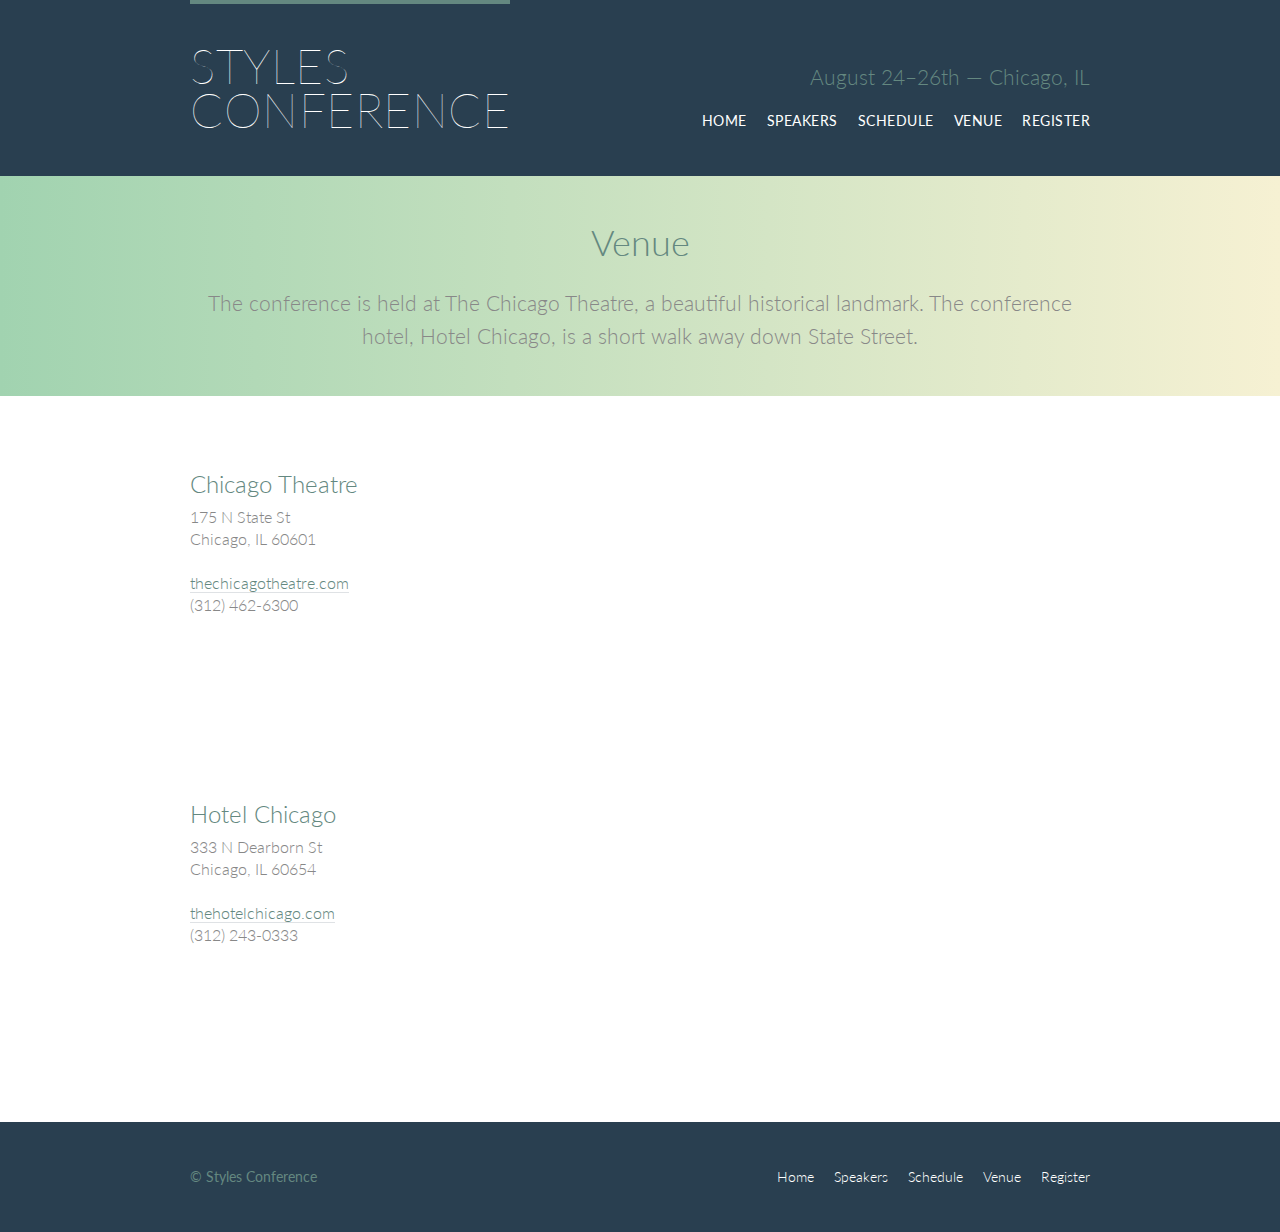
<file: building-your-first-web-page/venue.html>
<!DOCTYPE html>
<html lang="en">
    <head>
        <meta charset="utf-8">
        <title>Styles Conference</title>
        <link rel="stylesheet" href="assets/stylesheets/main.css">
        <!-- Create link to Google Font "Lato" -->
        <link rel="stylesheet" href="http://fonts.googleapis.com/css?family=Lato:100,300,400">
    </head>
    <body>

        <header class="primary-header container group">
            
            <h1 class="logo">
                <a href="index.html">Styles <br> Conference</a>
            </h1>
    	    <h3 class="tagline">August 24&ndash;26th &mdash; Chicago, IL</h3>

            <nav class="nav primary-nav">
                <ul>
                    <li><a href="index.html">Home</a></li><!--
                    --><li><a href="speakers.html">Speakers</a></li><!--
                    --><li><a href="schedule.html">Schedule</a></li><!--
                    --><li><a href="venue.html">Venue</a></li><!--
                    --><li><a href="register.html">Register</a></li>
                </ul>
            </nav>

        </header>

        <section class="row-alt">
            <div class="lead container">
    
                <h1>Venue</h1>

                <p>The conference is held at The Chicago Theatre, a beautiful historical landmark. 
                    The conference hotel, Hotel Chicago, is a short walk away down State Street.</p>
                    
            </div>
        </section>

        <section class="row">
            <div class="grid">
    
                <section class="venue-theatre">
                    <div class="col-1-3">
                        <h2>Chicago Theatre</h2>
                        <p>175 N State St <br> Chicago, IL 60601</p>
                        <p><a href="http://www.thechicagotheatre.com/" target="_blank">thechicagotheatre.com</a> <br> (312) 462-6300</p>
                    </div><!--

                    --><iframe class="col-2-3 venue-map" src="https://www.google.com/maps/embed?pb=!1m18!1m12!1m3!1d2970.3528319196657!2d-87.62985978377095!3d41.88526847922171!2m3!1f0!2f0!3f0!3m2!1i1024!2i768!4f13.1!3m3!1m2!1s0x880e2ca55810a493%3A0x4700ddf60fcbfad6!2sThe+Chicago+Theatre!5e0!3m2!1sen!2sus!4v1510630016015"></iframe>
    
                </section>
    
                <section class="venue-hotel">
                    <div class="col-1-3">
                        <h2>Hotel Chicago</h2>
                        <p>333 N Dearborn St <br> Chicago, IL 60654</p>
                        <p><a href="http://www.thehotelchicago.com/" target="_blank">thehotelchicago.com</a> <br> (312) 243-0333</p>
                    </div><!--

                    --><iframe class="col-2-3 venue-map" src="https://www.google.com/maps/embed?pb=!1m18!1m12!1m3!1d1485.1030790218442!2d-87.62983423627635!3d41.88842323573285!2m3!1f0!2f0!3f0!3m2!1i1024!2i768!4f13.1!3m3!1m2!1s0x880e2cae21a12625%3A0x277f22d4b64d5732!2sHotel+Chicago+Downtown%2C+Autograph+Collection!5e0!3m2!1sen!2sus!4v1510629943374"></iframe>
    
                </section>
                    
            </div>
        </section>

        <footer class="primary-footer container group">
            <small>&copy; Styles Conference</small>

            <nav class="nav">
                <ul>
                    <li><a href="index.html">Home</a></li><!--
                    --><li><a href="speakers.html">Speakers</a></li><!--
                    --><li><a href="schedule.html">Schedule</a></li><!--
                    --><li><a href="venue.html">Venue</a></li><!--
                    --><li><a href="register.html">Register</a></li>
                </ul>
            </nav>

        </footer>

    </body>
</html>
</file>
<file: building-your-first-web-page/assets/stylesheets/main.css>
/* http://meyerweb.com/eric/tools/css/reset/
   v2.0 | 20110126
   License: none (public domain)
*/

html, body, div, span, applet, object, iframe,
h1, h2, h3, h4, h5, h6, p, blockquote, pre,
a, abbr, acronym, address, big, cite, code,
del, dfn, em, img, ins, kbd, q, s, samp,
small, strike, strong, sub, sup, tt, var,
b, u, i, center,
dl, dt, dd, ol, ul, li,
fieldset, form, label, legend,
table, caption, tbody, tfoot, thead, tr, th, td,
article, aside, canvas, details, embed,
figure, figcaption, footer, header, hgroup,
menu, nav, output, ruby, section, summary,
time, mark, audio, video {
  margin: 0;
  padding: 0;
  border: 0;
  font-size: 100%;
  font: inherit;
  vertical-align: baseline;
}
/* HTML5 display-role reset for older browsers */
article, aside, details, figcaption, figure,
footer, header, hgroup, menu, nav, section {
  display: block;
}
body {
  line-height: 1;
}
ol, ul {
  list-style: none;
}
blockquote, q {
  quotes: none;
}
blockquote:before, blockquote:after,
q:before, q:after {
  content: '';
  content: none;
}
table {
  border-collapse: collapse;
  border-spacing: 0;
}

/* RESET FINISHED */

/*
============
Custom styles
============
*/

body {
  background: #293f50;
  color: #888;
  font: 300 16px/22px "Lato", "Open Sans", "Helvetica Neue", Helvetica, Arial, sans-serif;
}

h1, h2, h3, h4 {
  color: #648880;
}

h1 {
  font-size: 36px;
  line-height: 44px;
}
h2 {
  font-size: 24px;
  line-height: 44px;
}
h3 {
  font-size: 21px;
}
h4 {
  font-size: 18px;
}
h5 {
  color: #a9b2b9;
  font-size: 14px;
  font-weight: 400;
  text-transform: uppercase;
}

strong {
  font-weight: 400;
}
cite, em {
  font-style: italic;
}

/*
============
Links
============
*/

a:hover {
  color: #a9b2b9;
}
a {
  color: #648880;
  text-decoration: none;
}
p a {
  border-bottom: 1px solid #dfe2e5;
}
.primary-header a,
.primary-footer a {
  color: #fff;
}
.primary-header a:hover,
.primary-footer a:hover {
  color: #648880;
}

/* 
============
Grid
============
*/

*,
*:before,
*:after {
  -webkit-box-sixing: border-box;
  -moz-box-sizing: border-box;
  box-sizing: border-box;
}

.container,
.grid {
  margin: 0 auto;
  width: 960px;
}
.container {
  padding-left: 30px;
  padding-right: 30px;
}

/*
============
Typography
============
*/

h1, h3, h4, h5, p {
  margin-bottom: 22px;
}

/*
============
Leads
============
*/

.lead {
  text-align: center;
}
.lead p {
  font-size: 21px;
  line-height: 33px;
}

/*
============
Buttons
============
*/

.btn {
  border-radius: 5px;
  color: #fff;
  cursor: pointer; /* The cursor property is really cool */
  display: inline-block;
  font-weight: 400;
  letter-spacing: .5px;
  margin: 0;
  text-transform: uppercase;
}

.btn-alt {
  border: 1px solid #fff;
  padding: 10px 30px;
}
.btn-alt:hover {
  background: #fff;
  color: #648880;
}

/*
============
Home
============
*/

.hero {
  color: #fff;
  line-height: 44px;
  padding: 22px 80px 66px 80px;
  text-align: center;
}
.hero h2 {
  font-size: 36px;
}
.hero p {
  font-size: 24px;
  font-weight: 100;
}

.teaser a:hover h3 {
  color: #a9b2b9;
}

.teaser img {
  border-radius: 5px;
  display: block;
  margin-bottom: 22px;
  max-width: 100%;
}


/*
============
Clearfix
============
*/
.group:before,
.group:after {
  content: "";
  display: table;
}
.group:after {
  clear: both;
}
.group {
  clear: both;
  *zoom: 1;
}

/*
============
Rows
============
*/

.row,
.row-alt {
  min-width: 960px;
}
.row {
  background: #fff;
  padding: 66px 0 44px 0;
}
.row-alt {
  background: #cbe2c1;
  background: -webkit-linear-gradient(to right, #a1d3b0, #f6f1d3);
  background: -moz-linear-gradient(to right, #a1d3b0, #f6f1d3);
  background: linear-gradient(to right, #a1d3b0, #f6f1d3);
  padding: 44px 0 22px 0;
}


/*
============
Primary header
============
*/

.logo {
  border-top: 4px solid #648880;
  float: left;
  font-size: 48px;
  font-weight: 100;
  letter-spacing: .5px;
  line-height: 44px;
  padding: 40px 0 22px 0;
  text-transform: uppercase;
}

.tagline {
  margin: 66px 0 22px 0;
  text-align: right;
}

.primary-nav {
  font-size: 14px;
  font-weight: 400;
  letter-spacing: .5px;
  text-transform: uppercase;
}

/*
============
Primary footer
============
*/

.primary-footer small {
  float: left;
  font-weight: 400;
}

.primary-footer {
  color: #648880;
  font-size: 14px;
  padding-bottom: 44px;
  padding-top: 44px;
}

/*
=============
Column Widths
=============
*/
.col-1-3 {
  width: 33.33%
}
.col-2-3 {
  width: 66.66%;
}

.col-1-3,
.col-2-3 {
  display: inline-block;
  vertical-align: top;
}

.grid,
.col-1-3,
.col-2-3 {
  padding-left: 15px;
  padding-right: 15px;
}

/*
=============
Navigation
=============
*/
.nav {
  text-align: right;
}

.nav li {
  display: inline-block;
  margin: 0 10px;
  vertical-align: top;
}
.nav li:last-child {
  margin-right: 0;
}


/*
============
Speakers
============
*/

.speaker-info {
  border: 1px solid #dfe2e5;
  border-radius: 5px;
  margin-top: 88px;
  padding-bottom: 22px;
  text-align: center;
}
.speaker {
  margin-bottom: 44px;
}

.speaker-info img {
  border-radius: 50%;
  height: 130px;
  margin: -66px 0 22px 0;
  vertical-align: top;
}


/*
============
Venue
============
*/

.venue-theatre {
  margin-bottom: 66px;
}
.venue-hotel {
  margin-bottom: 22px;
}

.venue-map {
  height: 264px;
}

/*
============
Register
============
*/

.why-attend {
  list-style: square;
  margin: 0 0 22px 30px;
}

form {
  margin-bottom: 22px;
}

input,
select,
textarea {
  font: 300 16px/22px "Lato", "Open Sans", "Helvetica Neue", Helvetica, Arial, sans-serif;
}

.register-group label {
  color: #648880;
  cursor: pointer;
  font-weight: 400;
}
.register-group input,
.register-group select,
.register-group textarea {
  border: 1px solid #c6c9cc;
  border-radius: 5px;
  color: #888;
  display: block;
  margin: 5px 0 27px 0;
  padding: 5px 8px;
}
.register-group input,
.register-group textarea {
  width: 100%;
}
.register-group select {
  height: 34px;
  width: 60px;
}
.register-group textarea {
  height: 78px;
}

.btn-default {
  border: 0;
  background: #648880;
  padding: 11px 30px;
  font-size: 14px;
}
.btn-default:hover {
  background: #77a198;
}

/*
============
Schedule
============
*/

table {
  margin-bottom: 44px;
  width: 100%;
}
table:last-child {
  margin-bottom: 0;
}

th,
td {
  padding-bottom: 22px;
  vertical-align: top;
}
th {
  padding-right: 45px;
  text-align: right;
  width: 20%;
}
td {
  width: 40%;
}

thead {
  line-height: 44px;
}

thead th {
  color: #648880;
  font-size: 24px;
}

tbody th {
  color: #a9b2b9;
  font-size: 14px;
  font-weight: 400;
  padding-top: 22px;
  text-transform: uppercase;
}

tbody td {
  border-top: 1px solid #dfe2e5;
  padding-top: 21px;
}
tbody td:first-of-type {
  padding-right: 15px;
}
tbody td:last-of-type {
  padding-left: 15px;
}
tbody td:only-of-type {
  padding-left: 0;
  padding-right: 0;
}

table a {
  color: #888;
}
table h4 {
  margin-bottom: 0;
}

.schedule-offset {
  color: #a9b2b9;
}
</file>
